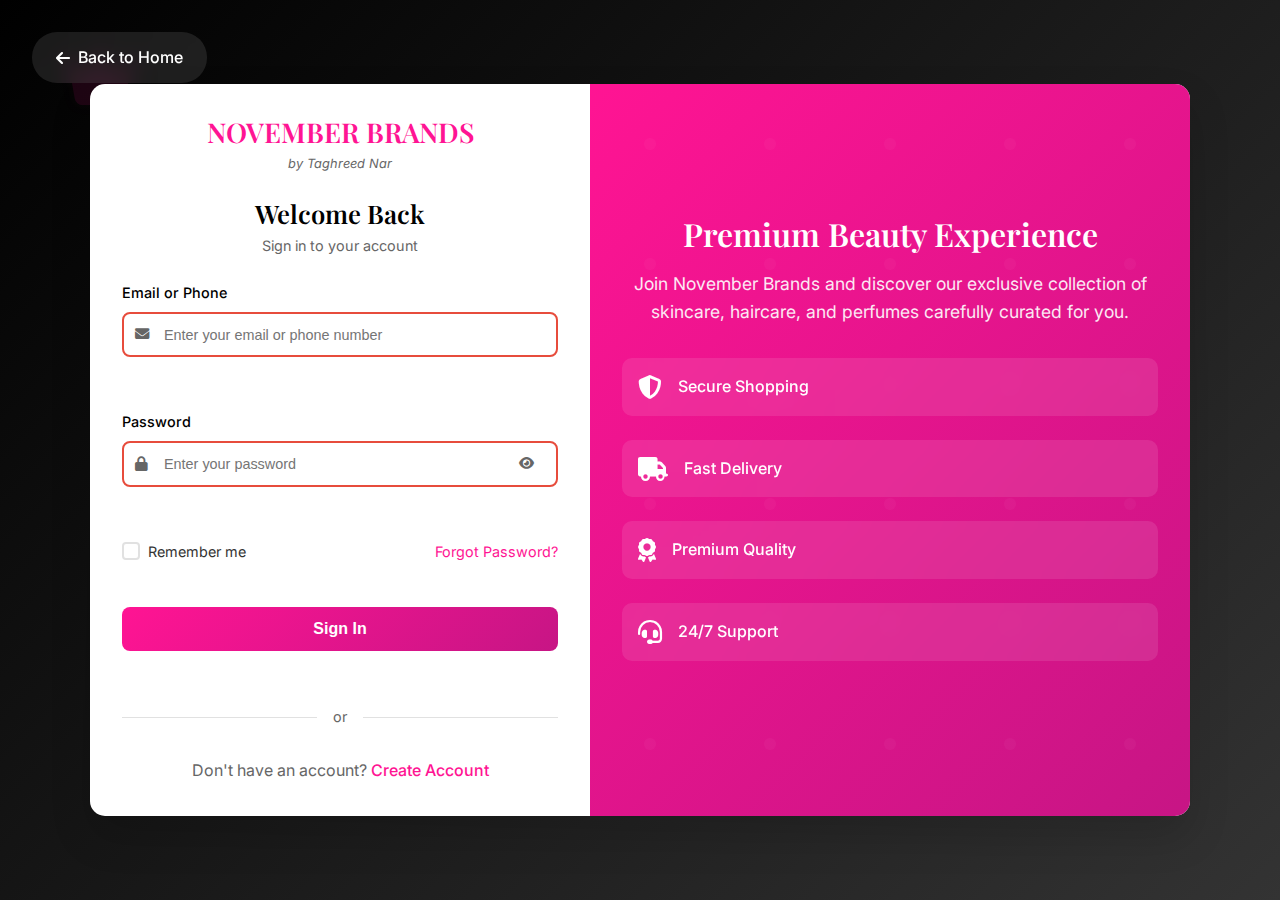
<file: admin_new.html>
<!DOCTYPE html>
<html lang="ar" dir="rtl">
<head>
    <meta charset="UTF-8">
    <meta name="viewport" content="width=device-width, initial-scale=1.0">
    <title>لوحة التحكم - NOVEMBER BRANDS</title>
    <link href="https://fonts.googleapis.com/css2?family=Playfair+Display:wght@400;700&family=Inter:wght@300;400;500;600;700&display=swap" rel="stylesheet">
    <link rel="stylesheet" href="https://cdnjs.cloudflare.com/ajax/libs/font-awesome/6.4.0/css/all.min.css">
    <style>
        * {
            margin: 0;
            padding: 0;
            box-sizing: border-box;
        }
        
        body {
            font-family: 'Inter', sans-serif;
            background: #000000;
            margin: 0;
            padding: 0;
            min-height: 100vh;
            overflow-x: hidden;
        }
        
        /* Hero Section with Animated Background */
        .admin-hero {
            position: relative;
            background: linear-gradient(135deg, #000000 0%, #ff1493 50%, #000000 100%);
            padding: 80px 20px;
            text-align: center;
            overflow: hidden;
        }
        
        .floating-icons {
            position: absolute;
            width: 100%;
            height: 100%;
            top: 0;
            left: 0;
            z-index: 1;
        }
        
        .floating-icon {
            position: absolute;
            opacity: 0.15;
            animation: float 8s ease-in-out infinite;
            color: #ff1493;
            font-size: 50px;
            filter: blur(1px);
        }
        
        .floating-icon:nth-child(1) { top: 15%; left: 10%; animation-delay: 0s; }
        .floating-icon:nth-child(2) { top: 25%; right: 15%; animation-delay: 1.5s; }
        .floating-icon:nth-child(3) { top: 45%; left: 8%; animation-delay: 3s; }
        .floating-icon:nth-child(4) { top: 65%; right: 12%; animation-delay: 4.5s; }
        .floating-icon:nth-child(5) { top: 35%; left: 85%; animation-delay: 6s; }
        .floating-icon:nth-child(6) { top: 75%; left: 25%; animation-delay: 7.5s; }
        .floating-icon:nth-child(7) { top: 55%; right: 30%; animation-delay: 2s; }
        .floating-icon:nth-child(8) { top: 20%; left: 50%; animation-delay: 5s; }
        
        @keyframes float {
            0%, 100% { 
                transform: translateY(0px) rotate(0deg) scale(1);
                opacity: 0.15;
            }
            25% { 
                transform: translateY(-30px) rotate(90deg) scale(1.1);
                opacity: 0.25;
            }
            50% { 
                transform: translateY(-50px) rotate(180deg) scale(1.2);
                opacity: 0.3;
            }
            75% { 
                transform: translateY(-30px) rotate(270deg) scale(1.1);
                opacity: 0.25;
            }
        }
        
        .hero-content {
            position: relative;
            z-index: 3;
            color: white;
        }
        
        .hero-title {
            font-family: 'Playfair Display', serif;
            font-size: 4rem;
            font-weight: 700;
            margin-bottom: 20px;
            text-shadow: 3px 3px 6px rgba(0, 0, 0, 0.7);
            background: linear-gradient(45deg, #ffffff, #ff1493, #ffffff);
            -webkit-background-clip: text;
            -webkit-text-fill-color: transparent;
            background-clip: text;
            animation: textShine 3s ease-in-out infinite;
        }
        
        @keyframes textShine {
            0%, 100% { background-position: 0% 50%; }
            50% { background-position: 100% 50%; }
        }
        
        .hero-subtitle {
            font-size: 1.4rem;
            opacity: 0.9;
            margin-bottom: 40px;
            text-shadow: 1px 1px 3px rgba(0, 0, 0, 0.5);
        }
        
        .admin-stats-quick {
            display: flex;
            justify-content: center;
            gap: 40px;
            flex-wrap: wrap;
            margin-top: 40px;
        }
        
        .quick-stat {
            background: rgba(255, 255, 255, 0.1);
            backdrop-filter: blur(20px);
            padding: 25px;
            border-radius: 20px;
            border: 2px solid rgba(255, 20, 147, 0.3);
            text-align: center;
            min-width: 140px;
            transition: all 0.4s ease;
            position: relative;
            overflow: hidden;
        }
        
        .quick-stat::before {
            content: '';
            position: absolute;
            top: -50%;
            left: -50%;
            width: 200%;
            height: 200%;
            background: radial-gradient(circle, rgba(255,20,147,0.1) 0%, transparent 70%);
            animation: rotate 15s linear infinite;
        }
        
        @keyframes rotate {
            0% { transform: rotate(0deg); }
            100% { transform: rotate(360deg); }
        }
        
        .quick-stat:hover {
            transform: translateY(-10px);
            border-color: rgba(255, 20, 147, 0.6);
            box-shadow: 0 20px 40px rgba(255, 20, 147, 0.3);
        }
        
        .quick-stat-number {
            font-size: 2.5rem;
            font-weight: 700;
            color: #ff1493;
            position: relative;
            z-index: 2;
        }
        
        .quick-stat-label {
            font-size: 1rem;
            opacity: 0.9;
            position: relative;
            z-index: 2;
        }
        
        /* Main Container */
        .admin-container {
            max-width: 1500px;
            margin: 0 auto;
            background: rgba(255, 255, 255, 0.98);
            border-radius: 30px 30px 0 0;
            box-shadow: 0 -30px 60px rgba(255, 20, 147, 0.2);
            min-height: calc(100vh - 300px);
            position: relative;
            margin-top: -30px;
            z-index: 4;
        }
        
        /* Navigation */
        .admin-nav {
            display: flex;
            justify-content: center;
            padding: 40px 0;
            gap: 20px;
            flex-wrap: wrap;
            background: linear-gradient(135deg, rgba(0,0,0,0.02), rgba(255,20,147,0.02));
            border-radius: 25px;
            margin: 30px;
            box-shadow: inset 0 2px 10px rgba(0, 0, 0, 0.05);
        }
        
        .nav-btn {
            padding: 18px 35px;
            background: linear-gradient(135deg, #ff1493, #000000);
            color: white;
            border: none;
            border-radius: 50px;
            cursor: pointer;
            font-weight: 600;
            font-size: 15px;
            transition: all 0.4s cubic-bezier(0.4, 0, 0.2, 1);
            box-shadow: 0 8px 20px rgba(255, 20, 147, 0.3);
            position: relative;
            overflow: hidden;
            min-width: 150px;
        }
        
        .nav-btn::before {
            content: '';
            position: absolute;
            top: 0;
            left: -100%;
            width: 100%;
            height: 100%;
            background: linear-gradient(90deg, transparent, rgba(255,255,255,0.4), transparent);
            transition: left 0.6s;
        }
        
        .nav-btn:hover::before {
            left: 100%;
        }
        
        .nav-btn:hover, .nav-btn.active {
            background: linear-gradient(135deg, #000000, #ff1493);
            transform: translateY(-5px);
            box-shadow: 0 15px 35px rgba(0, 0, 0, 0.4);
        }
        
        .nav-btn i {
            margin-left: 10px;
            font-size: 16px;
        }
        
        /* Sections */
        .admin-section {
            display: none;
            background: white;
            padding: 40px;
            border-radius: 25px;
            box-shadow: 0 15px 40px rgba(0, 0, 0, 0.08);
            margin: 30px;
            position: relative;
            overflow: hidden;
        }
        
        .admin-section::before {
            content: '';
            position: absolute;
            top: 0;
            left: 0;
            width: 100%;
            height: 5px;
            background: linear-gradient(90deg, #ff1493, #000000, #ff1493);
        }
        
        .admin-section.active {
            display: block;
            animation: slideInUp 0.6s cubic-bezier(0.4, 0, 0.2, 1);
        }
        
        @keyframes slideInUp {
            from { 
                opacity: 0; 
                transform: translateY(40px);
            }
            to { 
                opacity: 1; 
                transform: translateY(0);
            }
        }
        
        .section-title {
            font-family: 'Playfair Display', serif;
            font-size: 2.5rem;
            color: #333;
            margin-bottom: 40px;
            text-align: center;
            position: relative;
        }
        
        .section-title::after {
            content: '';
            position: absolute;
            bottom: -15px;
            left: 50%;
            transform: translateX(-50%);
            width: 120px;
            height: 4px;
            background: linear-gradient(90deg, #ff1493, #000000);
            border-radius: 3px;
        }
        
        /* Stats Grid */
        .stats-grid {
            display: grid;
            grid-template-columns: repeat(auto-fit, minmax(300px, 1fr));
            gap: 30px;
            margin-bottom: 50px;
        }
        
        .stat-card {
            background: linear-gradient(135deg, #ff1493 0%, #000000 100%);
            color: white;
            padding: 40px;
            border-radius: 25px;
            text-align: center;
            position: relative;
            overflow: hidden;
            transition: all 0.4s ease;
            box-shadow: 0 15px 35px rgba(255, 20, 147, 0.3);
            cursor: pointer;
        }
        
        .stat-card::before {
            content: '';
            position: absolute;
            top: -50%;
            left: -50%;
            width: 200%;
            height: 200%;
            background: radial-gradient(circle, rgba(255,255,255,0.1) 0%, transparent 70%);
            animation: rotateCard 12s linear infinite;
        }
        
        @keyframes rotateCard {
            0% { transform: rotate(0deg); }
            100% { transform: rotate(360deg); }
        }
        
        .stat-card:hover {
            transform: translateY(-10px) scale(1.02);
            box-shadow: 0 25px 50px rgba(255, 20, 147, 0.4);
        }
        
        .stat-icon {
            font-size: 3rem;
            margin-bottom: 20px;
            position: relative;
            z-index: 2;
        }
        
        .stat-number {
            font-size: 3rem;
            font-weight: 700;
            margin-bottom: 15px;
            position: relative;
            z-index: 2;
        }
        
        .stat-label {
            font-size: 1.2rem;
            opacity: 0.9;
            position: relative;
            z-index: 2;
        }
        
        /* Forms */
        .form-section {
            background: linear-gradient(135deg, #f8f9fa, #ffffff);
            padding: 30px;
            border-radius: 20px;
            margin-bottom: 30px;
            border: 1px solid rgba(255, 20, 147, 0.1);
        }
        
        .form-grid {
            display: grid;
            grid-template-columns: repeat(auto-fit, minmax(250px, 1fr));
            gap: 25px;
        }
        
        .form-group {
            margin-bottom: 25px;
            position: relative;
        }
        
        .form-group label {
            display: block;
            margin-bottom: 10px;
            font-weight: 600;
            color: #333;
            font-size: 15px;
        }
        
        .form-group input, 
        .form-group select, 
        .form-group textarea {
            width: 100%;
            padding: 18px;
            border: 2px solid #e1e5e9;
            border-radius: 15px;
            font-size: 15px;
            transition: all 0.3s ease;
            background: #f8f9fa;
            font-family: inherit;
        }
        
        .form-group input:focus, 
        .form-group select:focus, 
        .form-group textarea:focus {
            border-color: #ff1493;
            outline: none;
            background: white;
            box-shadow: 0 0 0 4px rgba(255, 20, 147, 0.1);
            transform: translateY(-2px);
        }
        
        .btn-primary {
            background: linear-gradient(135deg, #ff1493, #000000);
            color: white;
            padding: 18px 40px;
            border: none;
            border-radius: 50px;
            cursor: pointer;
            font-weight: 600;
            font-size: 16px;
            transition: all 0.4s ease;
            box-shadow: 0 8px 20px rgba(255, 20, 147, 0.3);
            position: relative;
            overflow: hidden;
            min-width: 180px;
        }
        
        .btn-primary::before {
            content: '';
            position: absolute;
            top: 0;
            left: -100%;
            width: 100%;
            height: 100%;
            background: linear-gradient(90deg, transparent, rgba(255,255,255,0.3), transparent);
            transition: left 0.6s;
        }
        
        .btn-primary:hover::before {
            left: 100%;
        }
        
        .btn-primary:hover {
            background: linear-gradient(135deg, #000000, #ff1493);
            transform: translateY(-3px);
            box-shadow: 0 15px 30px rgba(0, 0, 0, 0.4);
        }
        
        /* Tables */
        .table-container {
            overflow-x: auto;
            border-radius: 20px;
            box-shadow: 0 10px 30px rgba(0, 0, 0, 0.1);
            background: white;
            margin-top: 30px;
        }
        
        table {
            width: 100%;
            border-collapse: collapse;
        }
        
        th, td {
            padding: 20px;
            text-align: right;
            border-bottom: 1px solid #e1e5e9;
        }
        
        th {
            background: linear-gradient(135deg, #f8f9fa, #e9ecef);
            font-weight: 700;
            color: #333;
            font-size: 15px;
            position: relative;
        }
        
        tr:hover {
            background: rgba(255, 20, 147, 0.05);
        }
        
        .action-btn {
            padding: 10px 18px;
            margin: 4px;
            border: none;
            border-radius: 25px;
            cursor: pointer;
            font-size: 13px;
            font-weight: 600;
            transition: all 0.3s ease;
            position: relative;
            overflow: hidden;
        }
        
        .btn-edit {
            background: linear-gradient(135deg, #ff1493, #ff69b4);
            color: white;
        }
        
        .btn-delete {
            background: linear-gradient(135deg, #dc3545, #ff6b7a);
            color: white;
        }
        
        .btn-view {
            background: linear-gradient(135deg, #28a745, #5cdb5c);
            color: white;
        }
        
        .action-btn:hover {
            transform: translateY(-3px);
            box-shadow: 0 8px 20px rgba(0, 0, 0, 0.2);
        }
        
        /* Responsive Design */
        @media (max-width: 1024px) {
            .admin-container {
                margin: 0 10px;
                border-radius: 20px 20px 0 0;
            }
            
            .admin-nav {
                gap: 15px;
                padding: 30px 15px;
                margin: 20px;
            }
            
            .nav-btn {
                padding: 15px 25px;
                font-size: 14px;
                min-width: 130px;
            }
        }
        
        @media (max-width: 768px) {
            .hero-title {
                font-size: 3rem;
            }
            
            .hero-subtitle {
                font-size: 1.2rem;
            }
            
            .admin-stats-quick {
                gap: 20px;
            }
            
            .quick-stat {
                padding: 20px;
                min-width: 120px;
            }
            
            .stats-grid {
                grid-template-columns: 1fr;
                gap: 20px;
            }
            
            .admin-section {
                margin: 15px;
                padding: 25px;
            }
            
            .nav-btn {
                padding: 12px 20px;
                font-size: 13px;
                min-width: 110px;
            }
            
            .form-grid {
                grid-template-columns: 1fr;
            }
            
            .table-container {
                font-size: 13px;
            }
            
            th, td {
                padding: 12px 8px;
            }
            
            .action-btn {
                padding: 8px 12px;
                font-size: 12px;
                margin: 2px;
            }
        }
        
        @media (max-width: 480px) {
            .hero-title {
                font-size: 2.2rem;
            }
            
            .hero-subtitle {
                font-size: 1rem;
            }
            
            .admin-stats-quick {
                flex-direction: column;
                align-items: center;
                gap: 15px;
            }
            
            .quick-stat {
                width: 100%;
                max-width: 250px;
            }
            
            .admin-nav {
                padding: 20px 10px;
                gap: 10px;
            }
            
            .nav-btn {
                padding: 10px 15px;
                font-size: 12px;
                min-width: 100px;
            }
            
            .form-group input, 
            .form-group select, 
            .form-group textarea {
                padding: 15px;
                font-size: 16px; /* Prevent zoom on iOS */
            }
            
            .btn-primary {
                padding: 15px 30px;
                min-width: 150px;
            }
            
            .floating-icon {
                font-size: 35px;
            }
        }
        
        /* Image Upload Styles */
        .image-upload-container {
            margin-top: 10px;
        }
        
        .image-upload-area {
            border: 3px dashed #ff1493;
            border-radius: 15px;
            padding: 30px;
            text-align: center;
            cursor: pointer;
            transition: all 0.3s ease;
            background: linear-gradient(135deg, rgba(255, 20, 147, 0.05), rgba(0, 0, 0, 0.02));
            position: relative;
            overflow: hidden;
        }
        
        .image-upload-area:hover {
            border-color: #000000;
            background: linear-gradient(135deg, rgba(0, 0, 0, 0.05), rgba(255, 20, 147, 0.02));
            transform: translateY(-2px);
            box-shadow: 0 10px 25px rgba(255, 20, 147, 0.2);
        }
        
        .image-upload-area::before {
            content: '';
            position: absolute;
            top: 0;
            left: -100%;
            width: 100%;
            height: 100%;
            background: linear-gradient(90deg, transparent, rgba(255,255,255,0.4), transparent);
            transition: left 0.6s;
        }
        
        .image-upload-area:hover::before {
            left: 100%;
        }
        
        .upload-content i {
            font-size: 3rem;
            color: #ff1493;
            margin-bottom: 15px;
            display: block;
        }
        
        .upload-content p {
            font-size: 1.2rem;
            color: #333;
            margin-bottom: 8px;
            font-weight: 600;
        }
        
        .upload-content span {
            font-size: 0.9rem;
            color: #666;
            display: block;
        }
        
        .image-upload-area.has-image {
            border-color: #27ae60;
            background: linear-gradient(135deg, rgba(39, 174, 96, 0.1), rgba(255, 255, 255, 0.8));
        }
        
        .image-upload-area.has-image .upload-content {
            display: none;
        }
        
        #imagePreview {
            border: 3px solid #27ae60;
            box-shadow: 0 10px 25px rgba(39, 174, 96, 0.3);
        }
        
        /* Remove image button */
        .remove-image-btn {
            position: absolute;
            top: 10px;
            right: 10px;
            background: #e74c3c;
            border: none;
            border-radius: 50%;
            width: 35px;
            height: 35px;
            color: white;
            cursor: pointer;
            display: flex;
            align-items: center;
            justify-content: center;
            font-size: 16px;
            transition: all 0.3s ease;
            z-index: 10;
        }
        
        .remove-image-btn:hover {
            background: #c0392b;
            transform: scale(1.1);
        }
        
        /* Admin notifications */
        .admin-notification {
            position: fixed;
            top: 20px;
            right: 20px;
            background: #ffffff;
            border-radius: 15px;
            padding: 20px;
            box-shadow: 0 15px 35px rgba(0, 0, 0, 0.2);
            z-index: 10000;
            min-width: 300px;
            max-width: 400px;
            animation: slideInRight 0.4s ease;
            border-left: 5px solid #27ae60;
        }
        
        .admin-notification.error {
            border-left-color: #e74c3c;
        }
        
        .admin-notification.error .notification-content i {
            color: #e74c3c;
        }
        
        .notification-content {
            display: flex;
            align-items: center;
            gap: 15px;
        }
        
        .notification-content i {
            font-size: 1.5rem;
            color: #27ae60;
        }
        
        .notification-content span {
            font-size: 1rem;
            color: #333;
            font-weight: 500;
        }
        
        @keyframes slideInRight {
            from {
                transform: translateX(100%);
                opacity: 0;
            }
            to {
                transform: translateX(0);
                opacity: 1;
            }
        }
        
        /* Preview website button styling */
        .preview-btn {
            background: linear-gradient(135deg, #17a2b8, #138496) !important;
            border: 2px solid #17a2b8 !important;
        }
        
        .preview-btn:hover {
            background: linear-gradient(135deg, #138496, #117a8b) !important;
            border-color: #138496 !important;
            transform: translateY(-2px);
            box-shadow: 0 5px 15px rgba(23, 162, 184, 0.4);
        }
        
        .preview-btn i {
            animation: pulse 2s infinite;
        }
        
        @keyframes pulse {
            0% { transform: scale(1); }
            50% { transform: scale(1.1); }
            100% { transform: scale(1); }
        }
        
        /* Professional Footer Styles */
        .admin-footer {
            background: linear-gradient(135deg, 
                rgba(255, 20, 147, 0.8), 
                rgba(255, 105, 180, 0.7), 
                rgba(255, 182, 193, 0.6));
            backdrop-filter: blur(20px);
            -webkit-backdrop-filter: blur(20px);
            color: white;
            margin-top: -30px;
            padding: 40px 0 0 0;
            position: relative;
            overflow: hidden;
            border-top: 1px solid rgba(255, 255, 255, 0.2);
        }
        

        
        /* Floating Beauty Icons */
        .beauty-icons {
            position: absolute;
            top: 0;
            left: 0;
            width: 100%;
            height: 100%;
            pointer-events: none;
            overflow: hidden;
        }
        
        .beauty-icon {
            position: absolute;
            font-size: 1.5rem;
            color: rgba(255, 255, 255, 0.3);
            animation: floatBeauty 15s linear infinite;
        }
        
        .beauty-icon:nth-child(1) { left: 10%; animation-delay: 0s; animation-duration: 20s; }
        .beauty-icon:nth-child(2) { left: 20%; animation-delay: 2s; animation-duration: 18s; }
        .beauty-icon:nth-child(3) { left: 30%; animation-delay: 4s; animation-duration: 22s; }
        .beauty-icon:nth-child(4) { left: 40%; animation-delay: 6s; animation-duration: 16s; }
        .beauty-icon:nth-child(5) { left: 50%; animation-delay: 8s; animation-duration: 24s; }
        .beauty-icon:nth-child(6) { left: 60%; animation-delay: 10s; animation-duration: 19s; }
        .beauty-icon:nth-child(7) { left: 70%; animation-delay: 12s; animation-duration: 21s; }
        .beauty-icon:nth-child(8) { left: 80%; animation-delay: 14s; animation-duration: 17s; }
        .beauty-icon:nth-child(9) { left: 90%; animation-delay: 16s; animation-duration: 23s; }
        .beauty-icon:nth-child(10) { left: 15%; animation-delay: 18s; animation-duration: 25s; }
        
        @keyframes floatBeauty {
            0% {
                transform: translateY(100vh) rotate(0deg);
                opacity: 0;
            }
            10% {
                opacity: 1;
            }
            90% {
                opacity: 1;
            }
            100% {
                transform: translateY(-100px) rotate(360deg);
                opacity: 0;
            }
        }
        
        .footer-content {
            max-width: 1200px;
            margin: 0 auto;
            padding: 0 20px;
            display: grid;
            grid-template-columns: repeat(auto-fit, minmax(250px, 1fr));
            gap: 30px;
        }
        
        .footer-section h3 {
            color: #ffffff;
            margin-bottom: 15px;
            font-size: 1.4rem;
            font-family: 'Playfair Display', serif;
            text-shadow: 2px 2px 4px rgba(0,0,0,0.3);
        }
        
        .footer-section h4 {
            color: #ffffff;
            margin-bottom: 15px;
            font-size: 1.1rem;
            display: flex;
            align-items: center;
            gap: 8px;
            text-shadow: 1px 1px 2px rgba(0,0,0,0.3);
        }
        
        .footer-section p {
            color: #bdc3c7;
            margin: 8px 0;
            line-height: 1.6;
        }
        
        .footer-section ul {
            list-style: none;
            padding: 0;
        }
        
        .footer-section ul li {
            margin: 10px 0;
        }
        
        .footer-section ul li a {
            color: #ecf0f1;
            text-decoration: none;
            display: flex;
            align-items: center;
            gap: 8px;
            padding: 8px 0;
            transition: all 0.3s ease;
            border-radius: 5px;
        }
        
        .footer-section ul li a:hover {
            color: #ffffff;
            transform: translateX(5px);
            background: rgba(255, 255, 255, 0.2);
            padding-left: 10px;
            text-shadow: 1px 1px 2px rgba(0,0,0,0.5);
        }
        
        .footer-brand p {
            color: rgba(255, 255, 255, 0.8);
            font-style: italic;
            margin-top: 5px;
        }
        
        .footer-bottom {
            background: rgba(255, 255, 255, 0.1);
            margin-top: 30px;
            padding: 20px 0;
            border-top: 1px solid rgba(255, 255, 255, 0.3);
            backdrop-filter: blur(10px);
        }
        
        .footer-bottom-content {
            max-width: 1200px;
            margin: 0 auto;
            padding: 0 20px;
            display: flex;
            justify-content: space-between;
            align-items: center;
            flex-wrap: wrap;
            gap: 15px;
        }
        
        .copyright p {
            color: rgba(255, 255, 255, 0.9);
            margin: 0;
            font-size: 0.9rem;
            text-shadow: 1px 1px 2px rgba(0,0,0,0.3);
        }
        
        .admin-info p {
            color: rgba(255, 255, 255, 0.9);
            margin: 0;
            display: flex;
            align-items: center;
            gap: 15px;
            font-size: 0.9rem;
            text-shadow: 1px 1px 2px rgba(0,0,0,0.3);
        }
        
        #currentTime {
            color: #ffffff;
            font-weight: 600;
            background: rgba(255, 255, 255, 0.2);
            padding: 2px 8px;
            border-radius: 15px;
            backdrop-filter: blur(5px);
        }
        
        @media (max-width: 768px) {
            .footer-content {
                grid-template-columns: 1fr;
                text-align: center;
            }
            
            .footer-bottom-content {
                flex-direction: column;
                text-align: center;
            }
            
            .admin-info p {
                flex-direction: column;
                gap: 8px;
            }
        }
        
        /* Enhanced User Management Buttons */
        .user-action-btn {
            padding: 10px 18px;
            margin: 3px;
            border: none;
            border-radius: 25px;
            cursor: pointer;
            font-size: 12px;
            font-weight: 600;
            transition: all 0.4s cubic-bezier(0.4, 0, 0.2, 1);
            position: relative;
            overflow: hidden;
            min-width: 80px;
            text-transform: uppercase;
            letter-spacing: 0.5px;
            box-shadow: 0 4px 15px rgba(0,0,0,0.1);
            display: inline-flex;
            align-items: center;
            justify-content: center;
            gap: 6px;
        }
        
        .user-action-btn::before {
            content: '';
            position: absolute;
            top: 0;
            left: -100%;
            width: 100%;
            height: 100%;
            background: linear-gradient(90deg, transparent, rgba(255,255,255,0.4), transparent);
            transition: left 0.6s;
        }
        
        .user-action-btn:hover::before {
            left: 100%;
        }
        
        .user-action-btn:disabled {
            opacity: 0.6;
            cursor: not-allowed;
            transform: none !important;
        }
        
        /* View Button - Blue Theme */
        .user-btn-view {
            background: linear-gradient(135deg, #007bff, #0056b3);
            color: white;
            border: 2px solid transparent;
        }
        
        .user-btn-view:hover {
            background: linear-gradient(135deg, #0056b3, #007bff);
            transform: translateY(-3px) scale(1.05);
            box-shadow: 0 8px 25px rgba(0, 123, 255, 0.4);
            border-color: rgba(0, 123, 255, 0.6);
        }
        
        .user-btn-view:active {
            transform: translateY(-1px) scale(1.02);
            box-shadow: 0 4px 15px rgba(0, 123, 255, 0.6);
        }
        
        /* Delete Button - Red Theme */
        .user-btn-delete {
            background: linear-gradient(135deg, #dc3545, #c82333);
            color: white;
            border: 2px solid transparent;
        }
        
        .user-btn-delete:hover {
            background: linear-gradient(135deg, #c82333, #dc3545);
            transform: translateY(-3px) scale(1.05);
            box-shadow: 0 8px 25px rgba(220, 53, 69, 0.4);
            border-color: rgba(220, 53, 69, 0.6);
        }
        
        .user-btn-delete:active {
            transform: translateY(-1px) scale(1.02);
            box-shadow: 0 4px 15px rgba(220, 53, 69, 0.6);
        }
        
        /* Loading state for user buttons */
        .user-action-btn.loading {
            background: linear-gradient(135deg, #6c757d, #495057) !important;
            cursor: not-allowed;
            transform: none !important;
        }
        
        .user-action-btn.loading::before {
            display: none;
        }
        
        /* Enhanced button icons */
        .user-action-btn i {
            font-size: 13px;
            transition: all 0.3s ease;
        }
        
        .user-action-btn:hover i {
            transform: scale(1.2);
        }
        
        /* Success state animation */
        .user-action-btn.success {
            background: linear-gradient(135deg, #28a745, #20c997) !important;
            animation: successPulse 0.6s ease;
        }
        
        @keyframes successPulse {
            0%, 100% { transform: scale(1); }
            50% { transform: scale(1.1); }
        }
        
        /* Error state animation */
        .user-action-btn.error {
            background: linear-gradient(135deg, #dc3545, #e74c3c) !important;
            animation: errorShake 0.6s ease;
        }
        
        @keyframes errorShake {
            0%, 100% { transform: translateX(0); }
            25% { transform: translateX(-5px); }
            75% { transform: translateX(5px); }
        }
        
        /* Responsive design for user action buttons */
        @media (max-width: 768px) {
            .user-action-btn {
                padding: 8px 12px;
                font-size: 11px;
                min-width: 60px;
                margin: 2px;
            }
            
            .user-action-btn span {
                display: none;
            }
            
            .user-action-btn i {
                font-size: 14px;
                margin: 0;
            }
        }
        
        @media (max-width: 480px) {
            .user-action-btn {
                padding: 6px 10px;
                font-size: 10px;
                min-width: 50px;
                border-radius: 20px;
            }
            
            .user-action-btn i {
                font-size: 12px;
            }
        }
        
        /* Enhanced loading animation for buttons */
        .user-action-btn.loading i.fa-spinner {
            animation: spin 1s linear infinite;
        }
        
        @keyframes spin {
            from { transform: rotate(0deg); }
            to { transform: rotate(360deg); }
        }
        
        /* Button group styling */
        .user-actions-group {
            display: flex;
            gap: 8px;
            align-items: center;
            justify-content: flex-start;
            flex-wrap: wrap;
        }
        
        /* Enhanced table styling */
        tr:hover {
            background: rgba(255, 20, 147, 0.05);
            transform: translateY(-1px);
            box-shadow: 0 4px 12px rgba(0, 0, 0, 0.1);
            transition: all 0.3s ease;
        }
        
        tbody tr {
            transition: all 0.3s ease;
            position: relative;
        }
        
        tbody tr:hover .user-action-btn {
            transform: translateY(-2px);
            box-shadow: 0 6px 20px rgba(0, 0, 0, 0.15);
        }
        
        #usersTableBody tr:hover {
            background: linear-gradient(135deg, rgba(0, 123, 255, 0.05), rgba(255, 20, 147, 0.05));
        }
        
        /* Badge styling for user status */
        .badge {
            padding: 8px 16px;
            border-radius: 20px;
            font-size: 11px;
            font-weight: 600;
            text-transform: uppercase;
            letter-spacing: 0.5px;
        }
        
        .badge-success {
            background: linear-gradient(135deg, #28a745, #20c997);
            color: white;
            border: 2px solid rgba(40, 167, 69, 0.3);
            box-shadow: 0 2px 8px rgba(40, 167, 69, 0.2);
        }
        
        /* Table cell padding for actions */
        td:last-child {
            padding: 15px 20px;
            min-width: 180px;
        }
        
        /* Enhanced Edit Product Modal */
        .modal-overlay {
            position: fixed;
            top: 0;
            left: 0;
            width: 100%;
            height: 100%;
            background: rgba(0, 0, 0, 0.8);
            backdrop-filter: blur(10px);
            z-index: 10000;
            display: flex;
            align-items: center;
            justify-content: center;
            animation: modalFadeIn 0.3s ease;
        }
        
        @keyframes modalFadeIn {
            from { opacity: 0; }
            to { opacity: 1; }
        }
        
        .modal-container {
            background: white;
            border-radius: 25px;
            max-width: 700px;
            width: 90%;
            max-height: 90vh;
            overflow-y: auto;
            box-shadow: 0 30px 60px rgba(0, 0, 0, 0.3);
            animation: modalSlideUp 0.4s cubic-bezier(0.4, 0, 0.2, 1);
            position: relative;
        }
        
        @keyframes modalSlideUp {
            from { 
                opacity: 0; 
                transform: translateY(50px) scale(0.9);
            }
            to { 
                opacity: 1; 
                transform: translateY(0) scale(1);
            }
        }
        
        .modal-header {
            background: linear-gradient(135deg, #ff1493, #000000);
            color: white;
            padding: 25px 30px;
            border-radius: 25px 25px 0 0;
            display: flex;
            justify-content: space-between;
            align-items: center;
            position: relative;
            overflow: hidden;
        }
        
        .modal-header::before {
            content: '';
            position: absolute;
            top: 0;
            left: 0;
            width: 100%;
            height: 100%;
            background: linear-gradient(45deg, transparent 30%, rgba(255,255,255,0.1) 50%, transparent 70%);
            animation: shimmerHeader 3s ease-in-out infinite;
        }
        
        @keyframes shimmerHeader {
            0%, 100% { transform: translateX(-100%); }
            50% { transform: translateX(100%); }
        }
        
        .modal-header h3 {
            margin: 0;
            font-size: 1.5rem;
            font-weight: 700;
            display: flex;
            align-items: center;
            gap: 10px;
            position: relative;
            z-index: 2;
        }
        
        .modal-close {
            background: rgba(255, 255, 255, 0.2);
            border: 2px solid rgba(255, 255, 255, 0.3);
            color: white;
            border-radius: 50%;
            width: 45px;
            height: 45px;
            cursor: pointer;
            display: flex;
            align-items: center;
            justify-content: center;
            font-size: 18px;
            transition: all 0.3s ease;
            position: relative;
            z-index: 2;
        }
        
        .modal-close:hover {
            background: rgba(255, 255, 255, 0.3);
            border-color: rgba(255, 255, 255, 0.5);
            transform: rotate(90deg) scale(1.1);
        }
        
        .modal-body {
            padding: 30px;
            background: #f8f9fa;
        }
        
        .modal-footer {
            padding: 25px 30px;
            background: #f8f9fa;
            border-radius: 0 0 25px 25px;
            display: flex;
            justify-content: flex-end;
            gap: 15px;
            border-top: 1px solid #e1e5e9;
        }
        
        .btn-secondary {
            background: linear-gradient(135deg, #6c757d, #495057);
            color: white;
            padding: 12px 25px;
            border: none;
            border-radius: 25px;
            cursor: pointer;
            font-weight: 600;
            font-size: 14px;
            transition: all 0.3s ease;
            display: flex;
            align-items: center;
            gap: 8px;
            min-width: 120px;
            justify-content: center;
        }
        
        .btn-secondary:hover {
            background: linear-gradient(135deg, #495057, #343a40);
            transform: translateY(-2px);
            box-shadow: 0 8px 20px rgba(108, 117, 125, 0.4);
        }
        
        .required {
            color: #dc3545;
            font-weight: 700;
        }
        
        /* Edit modal specific styles */
        #currentImageContainer {
            text-align: center;
            padding: 15px;
            background: rgba(255, 255, 255, 0.8);
            border-radius: 15px;
            border: 2px dashed #e1e5e9;
        }
        
        #currentProductImage {
            transition: all 0.3s ease;
        }
        
        #currentProductImage:hover {
            transform: scale(1.05);
            box-shadow: 0 8px 25px rgba(0, 0, 0, 0.2);
        }
        
        #editImagePreviewContainer .remove-image-btn {
            position: absolute;
            top: -10px;
            right: -10px;
            background: #dc3545;
            border: 3px solid white;
            border-radius: 50%;
            width: 30px;
            height: 30px;
            color: white;
            cursor: pointer;
            display: flex;
            align-items: center;
            justify-content: center;
            font-size: 12px;
            transition: all 0.3s ease;
            box-shadow: 0 4px 12px rgba(220, 53, 69, 0.4);
        }
        
        #editImagePreviewContainer .remove-image-btn:hover {
            background: #c82333;
            transform: scale(1.1);
            box-shadow: 0 6px 20px rgba(220, 53, 69, 0.6);
        }
        
        /* Loading state for modal buttons */
        .modal-footer .btn-primary.loading {
            background: linear-gradient(135deg, #6c757d, #495057) !important;
            cursor: not-allowed;
            opacity: 0.8;
        }
        
        .modal-footer .btn-primary.loading i.fa-save {
            display: none;
        }
        
        .modal-footer .btn-primary.loading::after {
            content: '';
            display: inline-block;
            width: 16px;
            height: 16px;
            border: 2px solid #ffffff;
            border-radius: 50%;
            border-top-color: transparent;
            animation: spin 1s linear infinite;
            margin-right: 8px;
        }
        
        /* Success state for modal */
        .modal-footer .btn-primary.success {
            background: linear-gradient(135deg, #28a745, #20c997) !important;
        }
        
        /* Responsive modal */
        @media (max-width: 768px) {
            .modal-container {
                width: 95%;
                margin: 10px;
                max-height: 95vh;
            }
            
            .modal-header {
                padding: 20px;
            }
            
            .modal-header h3 {
                font-size: 1.3rem;
            }
            
            .modal-body {
                padding: 20px;
            }
            
            .modal-footer {
                padding: 20px;
                flex-direction: column;
            }
            
            .btn-secondary,
            .modal-footer .btn-primary {
                width: 100%;
                margin-bottom: 10px;
            }
            
            .form-grid {
                grid-template-columns: 1fr;
            }
        }
    </style>
</head>
<body>
    <!-- Hero Section -->
    <section class="admin-hero">
        <div class="floating-icons">
            <i class="floating-icon fas fa-heart"></i>
            <i class="floating-icon fas fa-spray-can"></i>
            <i class="floating-icon fas fa-gem"></i>
            <i class="floating-icon fas fa-kiss-wink-heart"></i>
            <i class="floating-icon fas fa-star"></i>
            <i class="floating-icon fas fa-magic"></i>
            <i class="floating-icon fas fa-palette"></i>
            <i class="floating-icon fas fa-crown"></i>
        </div>
        
        <div class="hero-content">
            <h1 class="hero-title">NOVEMBER BRANDS</h1>
                            <p class="hero-subtitle">Admin Control Panel - Welcome Taghreed Nar</p>
            
            <div class="admin-stats-quick">
                <div class="quick-stat">
                    <div class="quick-stat-number" id="heroTotalProducts">15</div>
                    <div class="quick-stat-label">المنتجات</div>
                </div>
                <div class="quick-stat">
                    <div class="quick-stat-number" id="heroTotalOrders">0</div>
                    <div class="quick-stat-label">الطلبات</div>
                </div>
                <div class="quick-stat">
                    <div class="quick-stat-number" id="heroTotalUsers">1</div>
                    <div class="quick-stat-label">المستخدمين</div>
                </div>

            </div>
        </div>
    </section>

    <!-- Edit Product Modal -->
    <div id="editProductModal" class="modal-overlay" style="display: none;">
        <div class="modal-container">
            <div class="modal-header">
                <h3><i class="fas fa-edit"></i> تعديل المنتج</h3>
                <button type="button" class="modal-close" onclick="closeEditModal()">
                    <i class="fas fa-times"></i>
                </button>
            </div>
            <div class="modal-body">
                <form id="editProductForm">
                    <input type="hidden" id="editProductId" name="product_id">
                    
                    <div class="form-grid">
                        <div class="form-group">
                            <label for="editProductName">اسم المنتج <span class="required">*</span></label>
                            <input type="text" id="editProductName" name="name" required>
                        </div>
                        
                        <div class="form-group">
                            <label for="editProductCategory">الفئة <span class="required">*</span></label>
                            <select id="editProductCategory" name="category" required>
                                <option value="">اختر الفئة</option>
                                <option value="skincare">العناية بالبشرة</option>
                                <option value="haircare">العناية بالشعر</option>
                                <option value="perfumes">العطور</option>
                            </select>
                        </div>
                        
                        <div class="form-group">
                            <label for="editProductPrice">السعر <span class="required">*</span></label>
                            <input type="number" id="editProductPrice" name="price" step="0.01" min="0" required>
                        </div>
                        
                        <div class="form-group">
                            <label for="editProductStock">الكمية المتوفرة</label>
                            <input type="number" id="editProductStock" name="stock" min="0" value="0">
                        </div>
                    </div>
                    
                    <div class="form-group">
                        <label for="editProductDescription">الوصف</label>
                        <textarea id="editProductDescription" name="description" rows="3" placeholder="وصف المنتج..."></textarea>
                    </div>
                    
                    <div class="form-group">
                        <label>الصورة الحالية</label>
                        <div id="currentImageContainer" style="margin-bottom: 15px;">
                            <img id="currentProductImage" src="" alt="الصورة الحالية" style="max-width: 200px; max-height: 200px; border-radius: 10px; box-shadow: 0 4px 12px rgba(0,0,0,0.1);">
                        </div>
                        
                        <label for="editProductImage">تغيير الصورة (اختياري)</label>
                        <div class="image-upload-area" onclick="document.getElementById('editProductImage').click()">
                            <div class="upload-content">
                                <i class="fas fa-camera"></i>
                                <p>انقر لاختيار صورة جديدة</p>
                                <span>JPG, PNG, GIF (الحد الأقصى: 5MB)</span>
                            </div>
                        </div>
                        <input type="file" id="editProductImage" name="image" accept="image/*" style="display: none;" onchange="previewEditImage(this)">
                        
                        <div id="editImagePreviewContainer" style="display: none; margin-top: 15px; position: relative;">
                            <img id="editImagePreview" src="" alt="معاينة الصورة الجديدة" style="max-width: 200px; max-height: 200px; border-radius: 10px; box-shadow: 0 4px 12px rgba(39, 174, 96, 0.3);">
                            <button type="button" class="remove-image-btn" onclick="removeEditImage()">
                                <i class="fas fa-times"></i>
                            </button>
                        </div>
                    </div>
                </form>
            </div>
            <div class="modal-footer">
                <button type="button" class="btn-secondary" onclick="closeEditModal()">
                    <i class="fas fa-times"></i> إلغاء
                </button>
                <button type="button" class="btn-primary" onclick="saveProductChanges()">
                    <i class="fas fa-save"></i> حفظ التغييرات
                </button>
            </div>
        </div>
    </div>

    <!-- Main Container -->
    <div class="admin-container">
        <!-- Navigation -->
        <nav class="admin-nav">
            <button class="nav-btn active" onclick="showSection('dashboard')">
                <i class="fas fa-chart-line"></i>
                لوحة التحكم
            </button>
            <button class="nav-btn" onclick="showSection('products')">
                <i class="fas fa-box"></i>
                إدارة المنتجات
            </button>
            <button class="nav-btn" onclick="showSection('orders')">
                <i class="fas fa-shopping-cart"></i>
                إدارة الطلبات
            </button>
            <button class="nav-btn" onclick="showSection('users')">
                <i class="fas fa-users"></i>
                إدارة المستخدمين
            </button>
            <button class="nav-btn preview-btn" onclick="previewWebsite()">
                <i class="fas fa-external-link-alt"></i>
                معاينة الموقع
            </button>
            <button class="nav-btn" onclick="logout()">
                <i class="fas fa-sign-out-alt"></i>
                تسجيل الخروج
            </button>
        </nav>

        <!-- Dashboard Section -->
        <section id="dashboard" class="admin-section active">
            <h2 class="section-title">لوحة التحكم الرئيسية</h2>
            
            <div class="stats-grid">
                <div class="stat-card">
                    <div class="stat-icon">
                        <i class="fas fa-box"></i>
                    </div>
                    <div class="stat-number" id="totalProducts">15</div>
                    <div class="stat-label">إجمالي المنتجات</div>
                </div>
                
                <div class="stat-card">
                    <div class="stat-icon">
                        <i class="fas fa-shopping-cart"></i>
                    </div>
                    <div class="stat-number" id="totalOrders">0</div>
                    <div class="stat-label">إجمالي الطلبات</div>
                </div>
                
                <div class="stat-card">
                    <div class="stat-icon">
                        <i class="fas fa-users"></i>
                    </div>
                    <div class="stat-number" id="totalUsers">1</div>
                    <div class="stat-label">المستخدمين المسجلين</div>
                </div>
                
                <div class="stat-card">
                    <div class="stat-icon">
                        <i class="fas fa-heart"></i>
                    </div>
                    <div class="stat-number" id="totalFavorites">0</div>
                    <div class="stat-label">المنتجات المفضلة</div>
                </div>
            </div>
            

        </section>

        <!-- Products Section -->
        <section id="products" class="admin-section">
            <h2 class="section-title">إدارة المنتجات</h2>
            
            <div class="form-section">
                <h3>إضافة منتج جديد</h3>
                <form id="addProductForm" class="form-grid">
                    <div class="form-group">
                        <label for="productName">اسم المنتج</label>
                        <input type="text" id="productName" required>
                    </div>
                    
                    <div class="form-group">
                        <label for="productCategory">الفئة</label>
                        <select id="productCategory" required>
                            <option value="">اختر الفئة</option>
                            <option value="skincare">العناية بالبشرة</option>
                            <option value="haircare">العناية بالشعر</option>
                            <option value="perfumes">العطور</option>
                        </select>
                    </div>
                    
                    <div class="form-group">
                        <label for="productPrice">السعر ($)</label>
                        <input type="number" id="productPrice" step="0.01" required>
                    </div>
                    
                    <div class="form-group">
                        <label for="productStock">الكمية المتوفرة</label>
                        <input type="number" id="productStock" required>
                    </div>
                    
                    <div class="form-group" style="grid-column: 1 / -1;">
                        <label for="productDescription">وصف المنتج</label>
                        <textarea id="productDescription" rows="3"></textarea>
                    </div>
                    
                    <div class="form-group" style="grid-column: 1 / -1;">
                        <label for="productImage">صورة المنتج</label>
                        <div class="image-upload-container">
                            <input type="file" id="productImage" accept="image/*" style="display: none;">
                            <div class="image-upload-area" onclick="document.getElementById('productImage').click()">
                                <div class="upload-content">
                                    <i class="fas fa-cloud-upload-alt"></i>
                                    <p>انقر لرفع صورة المنتج</p>
                                    <span>PNG, JPG, JPEG حتى 10MB</span>
                                </div>
                                <img id="imagePreview" style="display: none; max-width: 200px; max-height: 200px; border-radius: 10px; margin-top: 15px;">
                            </div>
                        </div>
                    </div>
                    
                    <div style="grid-column: 1 / -1; text-align: center;">
                        <button type="submit" class="btn-primary">
                            <i class="fas fa-plus"></i>
                            إضافة المنتج
                        </button>
                    </div>
                </form>
            </div>
            
            <div class="table-container">
                <table>
                    <thead>
                        <tr>
                            <th>اسم المنتج</th>
                            <th>الفئة</th>
                            <th>السعر</th>
                            <th>الكمية</th>
                            <th>الإجراءات</th>
                        </tr>
                    </thead>
                    <tbody id="productsTableBody">
                        <!-- Products will be loaded here -->
                    </tbody>
                </table>
            </div>
        </section>

        <!-- Orders Section -->
        <section id="orders" class="admin-section">
            <h2 class="section-title">إدارة الطلبات</h2>
            
            <div class="stats-grid">
                <div class="stat-card">
                    <div class="stat-icon">
                        <i class="fas fa-clock"></i>
                    </div>
                    <div class="stat-number" id="pendingOrders">0</div>
                    <div class="stat-label">طلبات قيد الانتظار</div>
                </div>
                
                <div class="stat-card">
                    <div class="stat-icon">
                        <i class="fas fa-check-circle"></i>
                    </div>
                    <div class="stat-number" id="completedOrders">0</div>
                    <div class="stat-label">طلبات مكتملة</div>
                </div>
            </div>
            
            <div class="table-container">
                <table>
                    <thead>
                        <tr>
                            <th>رقم الطلب</th>
                            <th>اسم العميل</th>
                            <th>إجمالي المبلغ</th>
                            <th>الحالة</th>
                            <th>التاريخ</th>
                            <th>الإجراءات</th>
                        </tr>
                    </thead>
                    <tbody id="ordersTableBody">
                        <!-- Orders will be loaded here -->
                    </tbody>
                </table>
            </div>
        </section>

        <!-- Users Section -->
        <section id="users" class="admin-section">
            <h2 class="section-title">إدارة المستخدمين</h2>
            
            <div class="table-container">
                <table>
                    <thead>
                        <tr>
                            <th>الاسم</th>
                            <th>البريد الإلكتروني / الهاتف</th>
                            <th>تاريخ التسجيل</th>
                            <th>الحالة</th>
                            <th>الإجراءات</th>
                        </tr>
                    </thead>
                    <tbody id="usersTableBody">
                        <!-- Users will be loaded here -->
                    </tbody>
                </table>
            </div>
        </section>
    </div>

    <!-- Professional Footer -->
    <footer class="admin-footer">
        <!-- Floating Beauty Icons -->
        <div class="beauty-icons">
            <i class="beauty-icon fas fa-heart"></i>
            <i class="beauty-icon fas fa-kiss-wink-heart"></i>
            <i class="beauty-icon fas fa-gem"></i>
            <i class="beauty-icon fas fa-star"></i>
            <i class="beauty-icon fas fa-magic"></i>
            <i class="beauty-icon fas fa-crown"></i>
            <i class="beauty-icon fas fa-palette"></i>
            <i class="beauty-icon fas fa-spray-can"></i>
            <i class="beauty-icon fas fa-tint"></i>
            <i class="beauty-icon fas fa-sparkles"></i>
        </div>
        
        <div class="footer-content">
            <div class="footer-section">
                <div class="footer-brand">
                    <h3><i class="fas fa-crown"></i> NOVEMBER BRANDS</h3>
                    <p>Admin Control Panel</p>
                </div>
            </div>
            
            <div class="footer-section">
                <h4><i class="fas fa-cogs"></i> System Management</h4>
                <ul>
                    <li><a href="#" onclick="showSection('products')"><i class="fas fa-box"></i> Manage Products</a></li>
                    <li><a href="#" onclick="showSection('users')"><i class="fas fa-users"></i> Manage Users</a></li>
                    <li><a href="#" onclick="showSection('orders')"><i class="fas fa-shopping-cart"></i> Manage Orders</a></li>
                </ul>
            </div>
            
            <div class="footer-section">
                <h4><i class="fas fa-link"></i> Quick Links</h4>
                <ul>
                    <li><a href="#" onclick="previewWebsite()"><i class="fas fa-external-link-alt"></i> Main Website</a></li>
                    <li><a href="#" onclick="showSection('dashboard')"><i class="fas fa-chart-line"></i> Dashboard</a></li>
                    <li><a href="#" onclick="logout()"><i class="fas fa-sign-out-alt"></i> Logout</a></li>
                </ul>
            </div>
        </div>
        
        <div class="footer-bottom">
            <div class="footer-bottom-content">
                <div class="copyright">
                    <p>&copy; 2025 NOVEMBER BRANDS. All rights reserved.</p>
                </div>
                <div class="admin-info">
                    <p><i class="fas fa-user-shield"></i> Administrator: Taghreed Nar | <i class="fas fa-clock"></i> <span id="currentTime"></span></p>
                </div>
            </div>
        </div>
    </footer>

    <script src="js/admin.js"></script>
    <script>
        // Show section function
        function showSection(sectionName) {
            // Hide all sections
            const sections = document.querySelectorAll('.admin-section');
            sections.forEach(section => section.classList.remove('active'));
            
            // Remove active class from all nav buttons
            const navBtns = document.querySelectorAll('.nav-btn');
            navBtns.forEach(btn => btn.classList.remove('active'));
            
            // Show selected section
            document.getElementById(sectionName).classList.add('active');
            
            // Add active class to clicked button
            event.target.classList.add('active');
            
            // Load section data
            if (sectionName === 'products') {
                loadProducts();
            } else if (sectionName === 'orders') {
                loadOrders();
            } else if (sectionName === 'users') {
                loadUsers();
            }
        }
        


        // Add product function
        document.getElementById('addProductForm').addEventListener('submit', async function(e) {
            e.preventDefault();
            
            // Use the enhanced form submission from admin.js
            const productData = await submitProductForm(this);
            if (!productData) {
                return; // Validation failed
            }
            
            try {
                const response = await fetch('./api/api.php', {
                    method: 'POST',
                    headers: { 'Content-Type': 'application/json' },
                    body: JSON.stringify({
                        action: 'add_product',
                        ...productData
                    })
                });
                
                const result = await response.json();
                if (result.success) {
                    showNotification('تم إضافة المنتج بنجاح!', 'success');
                    this.reset();
                    resetImageUpload();
                    loadProducts();
                } else {
                    showNotification('حدث خطأ: ' + (result.message || 'خطأ غير معروف'), 'error');
                }
            } catch (error) {
                console.error('Error:', error);
                showNotification('حدث خطأ في الاتصال', 'error');
            }
        });
        
        // Load products
        async function loadProducts() {
            try {
                console.log('Loading products in admin panel...');
                
                const response = await fetch('./api/api.php', {
                    method: 'POST',
                    headers: {
                        'Content-Type': 'application/json',
                    },
                    credentials: 'include',
                    body: JSON.stringify({
                        type: 'get_products'
                    })
                });
                
                if (!response.ok) {
                    throw new Error(`HTTP error! status: ${response.status}`);
                }
                
                const data = await response.json();
                console.log('Products loaded in admin:', data);
                
                if (data.success) {
                    const tbody = document.getElementById('productsTableBody');
                    tbody.innerHTML = '';
                    
                    if (data.products.length === 0) {
                        tbody.innerHTML = '<tr><td colspan="5" style="text-align: center; padding: 20px; color: #666;">لا توجد منتجات حالياً</td></tr>';
                    } else {
                        data.products.forEach(product => {
                            const row = document.createElement('tr');
                            row.innerHTML = `
                                <td>${product.name}</td>
                                <td>${getCategoryName(product.category)}</td>
                                <td>${product.price}</td>
                                <td>${product.stock || 0}</td>
                                <td>
                                    <button class="action-btn btn-edit" onclick="editProduct('${product.id}')">
                                        <i class="fas fa-edit"></i> تعديل
                                    </button>
                                    <button class="action-btn btn-delete" onclick="deleteProduct('${product.id}')">
                                        <i class="fas fa-trash"></i> حذف
                                    </button>
                                </td>
                            `;
                            tbody.appendChild(row);
                        });
                    }
                    
                    // Update stats
                    const productCount = data.products.length;
                    const totalProductsElement = document.getElementById('totalProducts');
                    const heroTotalProductsElement = document.getElementById('heroTotalProducts');
                    
                    if (totalProductsElement) totalProductsElement.textContent = productCount;
                    if (heroTotalProductsElement) heroTotalProductsElement.textContent = productCount;
                    
                    console.log(`Loaded ${productCount} products successfully`);
                } else {
                    console.error('Failed to load products:', data.message);
                    const tbody = document.getElementById('productsTableBody');
                    tbody.innerHTML = '<tr><td colspan="5" style="text-align: center; padding: 20px; color: #e74c3c;">خطأ في تحميل المنتجات: ' + (data.message || 'خطأ غير معروف') + '</td></tr>';
                }
            } catch (error) {
                console.error('Error loading products:', error);
                const tbody = document.getElementById('productsTableBody');
                tbody.innerHTML = '<tr><td colspan="5" style="text-align: center; padding: 20px; color: #e74c3c;">خطأ في الاتصال: ' + error.message + '</td></tr>';
            }
        }
        
        // Load orders
        async function loadOrders() {
            try {
                const response = await fetch('./api/api.php?action=get_orders');
                const data = await response.json();
                
                if (data.success) {
                    const tbody = document.getElementById('ordersTableBody');
                    tbody.innerHTML = '';
                    
                    if (data.orders.length === 0) {
                        tbody.innerHTML = '<tr><td colspan="6" style="text-align: center;">لا توجد طلبات حالياً</td></tr>';
                    } else {
                        data.orders.forEach(order => {
                            const row = `
                                <tr>
                                    <td>${order.order_id}</td>
                                    <td>${order.customer_name}</td>
                                    <td>$${order.total_amount}</td>
                                    <td>${getStatusName(order.status)}</td>
                                    <td>${new Date(order.created_at).toLocaleDateString('en-GB')}</td>
                                    <td>
                                        <button class="action-btn btn-view" onclick="viewOrder('${order.order_id}')">عرض</button>
                                    </td>
                                </tr>
                            `;
                            tbody.innerHTML += row;
                        });
                    }
                }
            } catch (error) {
                console.error('Error loading orders:', error);
            }
        }
        
        // Load users
        async function loadUsers() {
            try {
                console.log('Loading users in admin panel...');
                
                const response = await fetch('./api/api.php', {
                    method: 'POST',
                    headers: {
                        'Content-Type': 'application/json',
                    },
                    credentials: 'include',
                    body: JSON.stringify({
                        type: 'get_users'
                    })
                });
                
                if (!response.ok) {
                    throw new Error(`HTTP error! status: ${response.status}`);
                }
                
                const data = await response.json();
                console.log('Users loaded in admin:', data);
                
                if (data.success) {
                    const tbody = document.getElementById('usersTableBody');
                    tbody.innerHTML = '';
                    
                    if (data.users.length === 0) {
                        tbody.innerHTML = '<tr><td colspan="5" style="text-align: center; padding: 20px; color: #666;">لا يوجد مستخدمون مسجلون حالياً</td></tr>';
                    } else {
                        data.users.forEach(user => {
                            const row = document.createElement('tr');
                            row.innerHTML = `
                                <td>
                                    <div style="display: flex; flex-direction: column;">
                                        <strong>${user.full_name}</strong>
                                        <small style="color: #666; margin-top: 2px;">${user.role}</small>
                                    </div>
                                </td>
                                <td>
                                    <div style="display: flex; flex-direction: column;">
                                        <span>${user.contact}</span>
                                        ${user.newsletter ? '<small style="color: #28a745; margin-top: 2px;">📧 مشترك في النشرة</small>' : ''}
                                    </div>
                                </td>
                                <td>${new Date(user.created_at).toLocaleDateString('en-GB')}</td>
                                <td>
                                    <span class="badge badge-success">
                                        مفعل
                                    </span>
                                </td>
                                <td>
                                    <div class="user-actions-group">
                                        <button class="user-action-btn user-btn-view" onclick="viewUser('${user.id}')" title="عرض التفاصيل">
                                            <i class="fas fa-eye"></i>
                                            <span>عرض</span>
                                        </button>
                                        ${!user.is_admin ? `
                                        <button class="user-action-btn user-btn-delete" onclick="deleteUser('${user.id}')" title="حذف المستخدم">
                                            <i class="fas fa-trash-alt"></i>
                                            <span>حذف</span>
                                        </button>` : `
                                        <span class="badge badge-secondary" style="background: linear-gradient(135deg, #6c757d, #495057); color: white; border: 2px solid rgba(108, 117, 125, 0.3);">
                                            <i class="fas fa-shield-alt"></i> محمي
                                        </span>`}
                                    </div>
                                </td>
                            `;
                            tbody.appendChild(row);
                        });
                    }
                    
                    // Update stats
                    const userCount = data.users.length;
                    const totalUsersElement = document.getElementById('totalUsers');
                    const heroTotalUsersElement = document.getElementById('heroTotalUsers');
                    
                    if (totalUsersElement) totalUsersElement.textContent = userCount;
                    if (heroTotalUsersElement) heroTotalUsersElement.textContent = userCount;
                    
                    console.log(`Loaded ${userCount} users successfully`);
                } else {
                    console.error('Failed to load users:', data.message);
                    const tbody = document.getElementById('usersTableBody');
                    tbody.innerHTML = '<tr><td colspan="5" style="text-align: center; padding: 20px; color: #dc3545;">خطأ في تحميل المستخدمين: ' + (data.message || 'خطأ غير معروف') + '</td></tr>';
                }
            } catch (error) {
                console.error('Error loading users:', error);
                const tbody = document.getElementById('usersTableBody');
                tbody.innerHTML = '<tr><td colspan="5" style="text-align: center; padding: 20px; color: #dc3545;">خطأ في الاتصال: ' + error.message + '</td></tr>';
            }
        }
        
        // Helper functions
        function getCategoryName(category) {
            const names = {
                'skincare': 'العناية بالبشرة',
                'haircare': 'العناية بالشعر',
                'perfumes': 'العطور'
            };
            return names[category] || category;
        }
        
        function getStatusName(status) {
            const names = {
                'pending': 'قيد الانتظار',
                'processing': 'قيد المعالجة',
                'shipped': 'تم الشحن',
                'delivered': 'تم التسليم',
                'cancelled': 'ملغي'
            };
            return names[status] || status;
        }
        
        async function editProduct(productId) {
            try {
                console.log('Opening edit modal for product:', productId);
                
                // Show loading in button
                const editBtn = event.target.closest('button');
                const originalContent = editBtn.innerHTML;
                editBtn.innerHTML = '<i class="fas fa-spinner fa-spin"></i> جاري التحميل...';
                editBtn.disabled = true;
                
                // Fetch product details
                const response = await fetch('./api/api.php', {
                    method: 'POST',
                    headers: {
                        'Content-Type': 'application/json',
                    },
                    credentials: 'include',
                    body: JSON.stringify({
                        type: 'get_product_details',
                        product_id: productId
                    })
                });
                
                if (!response.ok) {
                    throw new Error(`HTTP error! status: ${response.status}`);
                }
                
                const data = await response.json();
                console.log('Product details loaded:', data);
                
                if (data.success && data.product) {
                    const product = data.product;
                    
                    // Fill the form
                    document.getElementById('editProductId').value = product.id;
                    document.getElementById('editProductName').value = product.name || '';
                    document.getElementById('editProductCategory').value = product.category || '';
                    document.getElementById('editProductPrice').value = product.price || '';
                    document.getElementById('editProductStock').value = product.stock || 0;
                    document.getElementById('editProductDescription').value = product.description || '';
                    
                    // Show current image
                    const currentImg = document.getElementById('currentProductImage');
                    if (product.image_url) {
                        currentImg.src = product.image_url;
                        document.getElementById('currentImageContainer').style.display = 'block';
                    } else {
                        document.getElementById('currentImageContainer').style.display = 'none';
                    }
                    
                    // Reset new image preview
                    document.getElementById('editImagePreviewContainer').style.display = 'none';
                    document.getElementById('editProductImage').value = '';
                    
                    // Show modal
                    document.getElementById('editProductModal').style.display = 'flex';
                    document.body.style.overflow = 'hidden';
                    
                } else {
                    alert('❌ فشل في تحميل بيانات المنتج!\n\nالسبب: ' + (data.message || 'خطأ غير معروف'));
                }
                
            } catch (error) {
                console.error('Error loading product for edit:', error);
                alert('❌ خطأ في الاتصال: ' + error.message);
            } finally {
                // Reset button
                if (editBtn) {
                    editBtn.innerHTML = originalContent;
                    editBtn.disabled = false;
                }
            }
        }
        
        function closeEditModal() {
            document.getElementById('editProductModal').style.display = 'none';
            document.body.style.overflow = 'auto';
            
            // Reset form
            document.getElementById('editProductForm').reset();
            document.getElementById('editImagePreviewContainer').style.display = 'none';
        }
        
        function previewEditImage(input) {
            if (input.files && input.files[0]) {
                const file = input.files[0];
                
                // Validate file size (5MB)
                if (file.size > 5 * 1024 * 1024) {
                    alert('❌ حجم الملف كبير جداً!\n\nالحد الأقصى المسموح: 5MB');
                    input.value = '';
                    return;
                }
                
                // Validate file type
                if (!file.type.startsWith('image/')) {
                    alert('❌ نوع الملف غير مدعوم!\n\nيرجى اختيار صورة (JPG, PNG, GIF)');
                    input.value = '';
                    return;
                }
                
                const reader = new FileReader();
                reader.onload = function(e) {
                    document.getElementById('editImagePreview').src = e.target.result;
                    document.getElementById('editImagePreviewContainer').style.display = 'block';
                };
                reader.readAsDataURL(file);
            }
        }
        
        function removeEditImage() {
            document.getElementById('editProductImage').value = '';
            document.getElementById('editImagePreviewContainer').style.display = 'none';
        }
        
        async function saveProductChanges() {
            try {
                // Validate form
                const form = document.getElementById('editProductForm');
                if (!form.checkValidity()) {
                    form.reportValidity();
                    return;
                }
                
                const saveBtn = document.querySelector('.modal-footer .btn-primary');
                const originalContent = saveBtn.innerHTML;
                
                // Show loading state
                saveBtn.classList.add('loading');
                saveBtn.innerHTML = 'جاري الحفظ...';
                saveBtn.disabled = true;
                
                // Prepare form data
                const formData = new FormData();
                formData.append('type', 'update_product');
                formData.append('product_id', document.getElementById('editProductId').value);
                formData.append('name', document.getElementById('editProductName').value);
                formData.append('category', document.getElementById('editProductCategory').value);
                formData.append('price', document.getElementById('editProductPrice').value);
                formData.append('stock', document.getElementById('editProductStock').value);
                formData.append('description', document.getElementById('editProductDescription').value);
                
                // Add image if selected
                const imageFile = document.getElementById('editProductImage').files[0];
                if (imageFile) {
                    formData.append('image', imageFile);
                }
                
                console.log('Updating product with data:', {
                    product_id: formData.get('product_id'),
                    name: formData.get('name'),
                    category: formData.get('category'),
                    price: formData.get('price'),
                    stock: formData.get('stock'),
                    description: formData.get('description'),
                    hasImage: !!imageFile
                });
                
                const response = await fetch('./api/api.php', {
                    method: 'POST',
                    credentials: 'include',
                    body: formData
                });
                
                if (!response.ok) {
                    throw new Error(`HTTP error! status: ${response.status}`);
                }
                
                const data = await response.json();
                console.log('Update response:', data);
                
                if (data.success) {
                    // Show success state
                    saveBtn.classList.remove('loading');
                    saveBtn.classList.add('success');
                    saveBtn.innerHTML = '<i class="fas fa-check"></i> تم الحفظ بنجاح';
                    
                    // Show success message
                    setTimeout(() => {
                        alert('✅ تم تحديث المنتج بنجاح!\n\n• تم حفظ جميع التغييرات\n• سيتم تحديث القائمة الآن');
                        
                        // Close modal and refresh
                        closeEditModal();
                        loadProducts();
                        
                        // Reset button state
                        saveBtn.classList.remove('success');
                        saveBtn.innerHTML = originalContent;
                        saveBtn.disabled = false;
                    }, 1500);
                    
                } else {
                    throw new Error(data.message || 'فشل في تحديث المنتج');
                }
                
            } catch (error) {
                console.error('Error updating product:', error);
                
                const saveBtn = document.querySelector('.modal-footer .btn-primary');
                saveBtn.classList.remove('loading');
                saveBtn.classList.add('error');
                saveBtn.innerHTML = '<i class="fas fa-exclamation-triangle"></i> فشل الحفظ';
                
                alert('❌ فشل في تحديث المنتج!\n\nالسبب: ' + error.message);
                
                // Reset button after delay
                setTimeout(() => {
                    saveBtn.classList.remove('error');
                    saveBtn.innerHTML = '<i class="fas fa-save"></i> حفظ التغييرات';
                    saveBtn.disabled = false;
                }, 2000);
            }
        }
        
        // Close modal when clicking outside
        document.addEventListener('click', function(event) {
            const modal = document.getElementById('editProductModal');
            if (event.target === modal) {
                closeEditModal();
            }
        });
        
        // Close modal with Escape key
        document.addEventListener('keydown', function(event) {
            if (event.key === 'Escape') {
                const modal = document.getElementById('editProductModal');
                if (modal.style.display === 'flex') {
                    closeEditModal();
                }
            }
        });
        
        async function deleteProduct(productId) {
            // Get product name for better confirmation message
            const productRow = event.target.closest('tr');
            const productName = productRow?.cells[0]?.textContent || 'هذا المنتج';
            
            if (confirm(`هل أنت متأكد من حذف "${productName}"؟\n\n⚠️ لا يمكن التراجع عن هذا الإجراء.\n\n• سيتم حذف المنتج نهائياً من قاعدة البيانات\n• سيتم حذف صورة المنتج إن وجدت\n• سيختفي المنتج من الصفحة الرئيسية`)) {
                try {
                    console.log('Deleting product:', productId);
                    
                    // Show loading state on the delete button
                    const deleteBtn = event.target.closest('button');
                    const originalBtnText = deleteBtn.innerHTML;
                    deleteBtn.innerHTML = '<i class="fas fa-spinner fa-spin"></i> جاري الحذف...';
                    deleteBtn.disabled = true;
                    
                    const response = await fetch('./api/api.php', {
                        method: 'POST',
                        headers: {
                            'Content-Type': 'application/json',
                        },
                        credentials: 'include',
                        body: JSON.stringify({
                            type: 'delete_product',
                            product_id: productId
                        })
                    });
                    
                    if (!response.ok) {
                        throw new Error(`HTTP error! status: ${response.status}`);
                    }
                    
                    const data = await response.json();
                    console.log('Delete response:', data);
                    
                    if (data.success) {
                        // Show success message with product name
                        alert(`✅ تم حذف "${productName}" بنجاح!\n\n• تم حذف المنتج من قاعدة البيانات\n• تم تحديث قائمة المنتجات`);
                        
                        // Reload products table
                        loadProducts();
                        
                        // Refresh products in main page if function exists
                        if (typeof window.refreshProducts === 'function') {
                            await window.refreshProducts();
                        }
                    } else {
                        alert('❌ فشل في حذف المنتج!\n\nالسبب: ' + (data.message || 'خطأ غير معروف'));
                    }
                    
                } catch (error) {
                    console.error('Error deleting product:', error);
                    alert('❌ خطأ في الاتصال: ' + error.message);
                } finally {
                    // Reset button state if it still exists
                    const deleteBtn = event.target.closest('button');
                    if (deleteBtn) {
                        deleteBtn.innerHTML = '<i class="fas fa-trash"></i> حذف';
                        deleteBtn.disabled = false;
                    }
                }
            }
        }
        
        function viewOrder(orderId) {
            alert('عرض تفاصيل الطلب: ' + orderId);
        }
        
        async function viewUser(userId) {
            const viewBtn = event.target.closest('button');
            const originalContent = viewBtn.innerHTML;
            
            try {
                console.log('Loading user details:', userId);
                
                // Show loading state
                setButtonState(viewBtn, 'loading', '<i class="fas fa-spinner fa-spin"></i> <span>جاري التحميل...</span>');
                
                const response = await fetch('./api/api.php', {
                    method: 'POST',
                    headers: {
                        'Content-Type': 'application/json',
                    },
                    credentials: 'include',
                    body: JSON.stringify({
                        type: 'get_user_details',
                        user_id: userId
                    })
                });
                
                if (!response.ok) {
                    throw new Error(`HTTP error! status: ${response.status}`);
                }
                
                const data = await response.json();
                console.log('User details response:', data);
                
                if (data.success) {
                    // Show success state briefly
                    setButtonState(viewBtn, 'success', '<i class="fas fa-check"></i> <span>تم التحميل</span>');
                    
                    const user = data.user;
                    const detailsMessage = `
👤 تفاصيل المستخدم
${'='.repeat(30)}

📝 الاسم الكامل: ${user.full_name}
📧 البريد الإلكتروني: ${user.email || 'غير محدد'}
📱 رقم الهاتف: ${user.phone || 'غير محدد'}
👥 نوع الحساب: ${user.role}
✅ حالة التفعيل: ${user.status}
📰 الاشتراك في النشرة: ${user.newsletter ? 'مشترك' : 'غير مشترك'}
📅 تاريخ التسجيل: ${new Date(user.created_at).toLocaleDateString('en-GB', {
                        year: 'numeric',
                        month: 'long',
                        day: 'numeric',
                        hour: '2-digit',
                        minute: '2-digit'
                    })}
📅 آخر تحديث: ${new Date(user.updated_at).toLocaleDateString('en-GB', {
                        year: 'numeric',
                        month: 'long',
                        day: 'numeric',
                        hour: '2-digit',
                        minute: '2-digit'
                    })}

🔍 معرف المستخدم: ${user.id}
                    `;
                    
                    alert(detailsMessage);
                } else {
                    setButtonState(viewBtn, 'error', '<i class="fas fa-exclamation-triangle"></i> <span>خطأ</span>');
                    alert('❌ فشل في تحميل تفاصيل المستخدم!\n\nالسبب: ' + (data.message || 'خطأ غير معروف'));
                }
                
            } catch (error) {
                console.error('Error loading user details:', error);
                setButtonState(viewBtn, 'error', '<i class="fas fa-exclamation-triangle"></i> <span>خطأ</span>');
                alert('❌ خطأ في الاتصال: ' + error.message);
            } finally {
                // Reset button state after 1.5 seconds
                setTimeout(() => {
                    resetButtonState(viewBtn, originalContent);
                }, 1500);
            }
        }
        
        async function deleteUser(userId) {
            // Get user name for better confirmation message
            const userRow = event.target.closest('tr');
            const userName = userRow?.cells[0]?.querySelector('strong')?.textContent || 'هذا المستخدم';
            
            if (confirm(`هل أنت متأكد من حذف "${userName}"؟\n\n⚠️ لا يمكن التراجع عن هذا الإجراء.\n\n• سيتم حذف الحساب نهائياً من قاعدة البيانات\n• سيفقد المستخدم جميع بياناته\n• لن يتمكن من تسجيل الدخول مرة أخرى`)) {
                const deleteBtn = event.target.closest('button');
                const originalContent = deleteBtn.innerHTML;
                
                try {
                    console.log('Deleting user:', userId);
                    
                    // Show loading state
                    setButtonState(deleteBtn, 'loading', '<i class="fas fa-spinner fa-spin"></i> <span>جاري الحذف...</span>');
                    
                    const response = await fetch('./api/api.php', {
                        method: 'POST',
                        headers: {
                            'Content-Type': 'application/json',
                        },
                        credentials: 'include',
                        body: JSON.stringify({
                            type: 'delete_user',
                            user_id: userId
                        })
                    });
                    
                    if (!response.ok) {
                        throw new Error(`HTTP error! status: ${response.status}`);
                    }
                    
                    const data = await response.json();
                    console.log('Delete user response:', data);
                    
                    if (data.success) {
                        // Show success state
                        setButtonState(deleteBtn, 'success', '<i class="fas fa-check"></i> <span>تم الحذف</span>');
                        
                        // Show success message with user name
                        alert(`✅ تم حذف "${userName}" بنجاح!\n\n• تم حذف الحساب من قاعدة البيانات\n• تم تحديث قائمة المستخدمين`);
                        
                        // Reload users table after a short delay
                        setTimeout(() => {
                        loadUsers();
                        }, 1000);
                        
                    } else {
                        setButtonState(deleteBtn, 'error', '<i class="fas fa-exclamation-triangle"></i> <span>فشل</span>');
                        alert('❌ فشل في حذف المستخدم!\n\nالسبب: ' + (data.message || 'خطأ غير معروف'));
                    }
                    
                } catch (error) {
                    console.error('Error deleting user:', error);
                    setButtonState(deleteBtn, 'error', '<i class="fas fa-exclamation-triangle"></i> <span>خطأ</span>');
                    alert('❌ خطأ في الاتصال: ' + error.message);
                } finally {
                    // Reset button state after 2 seconds (longer for delete operations)
                    setTimeout(() => {
                        if (deleteBtn && deleteBtn.parentNode) {
                            resetButtonState(deleteBtn, originalContent);
                        }
                    }, 2000);
                }
            }
        }
        
        function previewWebsite() {
            // Navigate to main website in same window
            try {
                console.log('🌐 Starting website preview...');
                console.log('Current URL:', window.location.href);
                console.log('Current pathname:', window.location.pathname);
                
                // Multiple fallback options to ensure navigation works
                let websiteUrl;
                
                // Option 1: Simple relative path (most reliable for local development)
                if (window.location.pathname.endsWith('admin_new.html') || window.location.pathname.endsWith('/admin_new.html')) {
                    websiteUrl = './index.html';
                    console.log('✅ Using Option 1: Relative path');
                } 
                // Option 2: Replace the filename in current URL
                else if (window.location.href.includes('admin_new.html')) {
                    websiteUrl = window.location.href.replace('admin_new.html', 'index.html');
                    console.log('✅ Using Option 2: URL replacement');
                }
                // Option 3: Build URL from base directory
                else {
                    const currentPath = window.location.pathname;
                    const baseUrl = window.location.origin + currentPath.substring(0, currentPath.lastIndexOf('/') + 1);
                    websiteUrl = baseUrl + 'index.html';
                    console.log('✅ Using Option 3: Base URL construction');
                }
                
                console.log('🎯 Target URL:', websiteUrl);
                
                // Add loading overlay
                document.body.style.transition = 'opacity 0.3s ease';
                document.body.style.opacity = '0.8';
                
                // Navigate with a small delay to show loading effect
                setTimeout(() => {
                    console.log('🚀 Navigating now...');
            window.location.href = websiteUrl;
                }, 300);
                
                // Failsafe: if navigation doesn't work within 3 seconds
                setTimeout(() => {
                    console.warn('⚠️ Navigation timeout, trying fallback...');
                    window.location.href = './index.html';
                }, 3000);
                
            } catch (error) {
                console.error('❌ Error in previewWebsite:', error);
                
                // Reset body opacity
                document.body.style.opacity = '1';
                
                // Show user-friendly message
                const confirmNavigation = confirm('سيتم فتح الموقع الرئيسي. هل تريد المتابعة؟');
                if (confirmNavigation) {
                    // Ultimate fallback options with user confirmation
                    try {
                        window.location.href = './index.html';
                    } catch (e1) {
                        try {
                            window.location.href = 'index.html';
                        } catch (e2) {
                            try {
                                window.location.href = '/index.html';
                            } catch (e3) {
                                // Last resort: open in new window
                                window.open('./index.html', '_self');
                            }
                        }
                    }
                }
            }
        }
        
        function logout() {
            if (confirm('هل أنت متأكد من تسجيل الخروج؟')) {
                localStorage.removeItem('currentUser');
                window.location.href = 'login.html';
            }
        }
        
        // Enhanced button state management functions
        function setButtonState(button, state, content) {
            if (!button) return;
            
            // Remove all state classes
            button.classList.remove('loading', 'success', 'error');
            
            // Add the new state class
            button.classList.add(state);
            
            // Update content
            button.innerHTML = content;
            
            // Disable button for loading and error states
            button.disabled = (state === 'loading');
        }
        
        function resetButtonState(button, originalContent) {
            if (!button) return;
            
            // Remove all state classes
            button.classList.remove('loading', 'success', 'error');
            
            // Restore original content
            button.innerHTML = originalContent;
            
            // Re-enable button
            button.disabled = false;
        }
        
        // Update current time in footer
        function updateCurrentTime() {
            const now = new Date();
            const timeString = now.toLocaleString('en-US', {
                weekday: 'long',
                year: 'numeric',
                month: 'long',
                day: 'numeric',
                hour: '2-digit',
                minute: '2-digit',
                second: '2-digit',
                hour12: true
            });
            const timeElement = document.getElementById('currentTime');
            if (timeElement) {
                timeElement.textContent = timeString;
            }
        }

        // Load initial data
        document.addEventListener('DOMContentLoaded', function() {
            loadProducts();
            loadOrders();
            loadUsers();
            
            // Update time immediately and then every second
            updateCurrentTime();
            setInterval(updateCurrentTime, 1000);
        });
    </script>
</body>
</html>
</file>
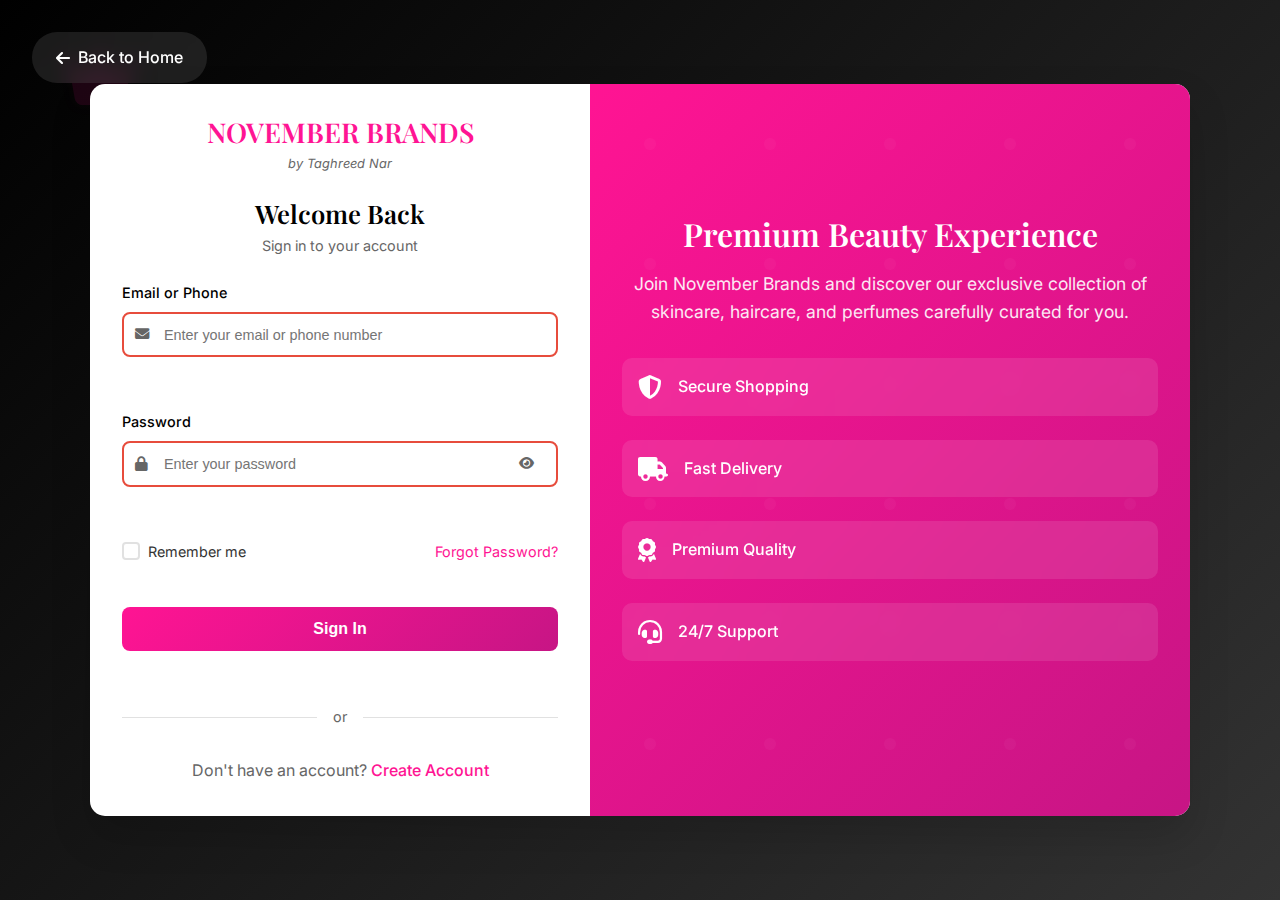
<file: login.html>
<!DOCTYPE html>
<html lang="en" dir="ltr">
<head>
    <meta charset="UTF-8">
    <meta name="viewport" content="width=device-width, initial-scale=1.0">
    <title>Login - NOVEMBER BRANDS</title>
    <link rel="stylesheet" href="css/style.css">
    <link rel="stylesheet" href="css/auth.css">
    <link rel="stylesheet" href="css/compact-auth.css">
    <link href="https://fonts.googleapis.com/css2?family=Playfair+Display:wght@400;500;600;700&family=Inter:wght@300;400;500;600;700&display=swap" rel="stylesheet">
    <link rel="stylesheet" href="https://cdnjs.cloudflare.com/ajax/libs/font-awesome/6.4.0/css/all.min.css">
</head>
<body class="auth-body">
    <div class="auth-background">
        <div class="animated-bg-icons">
            <i class="fas fa-crown bg-icon"></i>
            <i class="fas fa-gem bg-icon"></i>
            <i class="fas fa-magic bg-icon"></i>
            <i class="fas fa-heart bg-icon"></i>
            <i class="fas fa-star bg-icon"></i>
            <i class="fas fa-sparkles bg-icon"></i>
        </div>
    </div>

    <div class="auth-container">
        <div class="auth-card">
            <div class="auth-header">
                <div class="brand-logo">
                    <h1>NOVEMBER BRANDS</h1>
                    <p>by Taghreed Nar</p>
                </div>
                <h2 class="auth-title">Welcome Back</h2>
                <p class="auth-subtitle">Sign in to your account</p>
            </div>

            <form id="loginForm" class="auth-form" novalidate>
                <div class="form-group">
                    <label for="loginEmail" class="form-label">Email or Phone</label>
                    <div class="input-wrapper">
                        <i class="fas fa-envelope input-icon"></i>
                        <input 
                            type="text" 
                            id="loginEmail" 
                            name="email" 
                            class="form-input" 
                            placeholder="Enter your email or phone number"
                            required
                            autocomplete="username"
                        >
                    </div>
                    <div class="error-message" id="emailError"></div>
                </div>

                <div class="form-group">
                    <label for="loginPassword" class="form-label">Password</label>
                    <div class="input-wrapper">
                        <i class="fas fa-lock input-icon"></i>
                        <input 
                            type="password" 
                            id="loginPassword" 
                            name="password" 
                            class="form-input" 
                            placeholder="Enter your password"
                            required
                            autocomplete="current-password"
                        >
                        <button type="button" class="password-toggle" onclick="togglePasswordVisibility('loginPassword')">
                            <i class="fas fa-eye"></i>
                        </button>
                    </div>
                    <div class="error-message" id="passwordError"></div>
                </div>

                <div class="form-options">
                    <label class="checkbox-wrapper">
                        <input type="checkbox" id="rememberMe">
                        <span class="checkmark"></span>
                        Remember me
                    </label>
                    <a href="#" class="forgot-password">Forgot Password?</a>
                </div>

                <button type="submit" class="auth-btn" id="loginBtn">
                    <span class="btn-text">Sign In</span>
                    <div class="loading hidden" id="loginLoading"></div>
                </button>

                <div class="auth-divider">
                    <span>or</span>
                </div>

               
                <div class="auth-switch">
                    <p>Don't have an account? <a href="register.html">Create Account</a></p>
                </div>
            </form>
        </div>

        <div class="auth-sidebar">
            <div class="sidebar-content">
                <h3>Premium Beauty Experience</h3>
                <p>Join November Brands and discover our exclusive collection of skincare, haircare, and perfumes carefully curated for you.</p>
                
                <div class="features-list">
                    <div class="feature-item">
                        <i class="fas fa-shield-alt"></i>
                        <span>Secure Shopping</span>
                    </div>
                    <div class="feature-item">
                        <i class="fas fa-truck"></i>
                        <span>Fast Delivery</span>
                    </div>
                    <div class="feature-item">
                        <i class="fas fa-award"></i>
                        <span>Premium Quality</span>
                    </div>
                    <div class="feature-item">
                        <i class="fas fa-headset"></i>
                        <span>24/7 Support</span>
                    </div>
                </div>
            </div>
        </div>
    </div>

    <div class="back-to-home">
        <a href="index.html" class="back-btn">
            <i class="fas fa-arrow-left"></i>
            <span>Back to Home</span>
        </a>
    </div>

    <!-- Error Modal -->
    <div id="errorModal" class="modal">
        <div class="modal-content">
            <div class="modal-header error-header">
                <h3>Login Failed</h3>
                <span class="close" onclick="closeErrorModal()">&times;</span>
            </div>
            <div class="modal-body">
                <div class="error-icon">
                    <i class="fas fa-exclamation-triangle"></i>
                </div>
                <p id="errorMessage">Invalid email or password. Please try again.</p>
            </div>
        </div>
    </div>

    <script src="js/auth.js"></script>
    <script>
        // Initialize login page
        document.addEventListener('DOMContentLoaded', function() {
            initializeLoginPage();
        });
    </script>
</body>
</html>
</file>
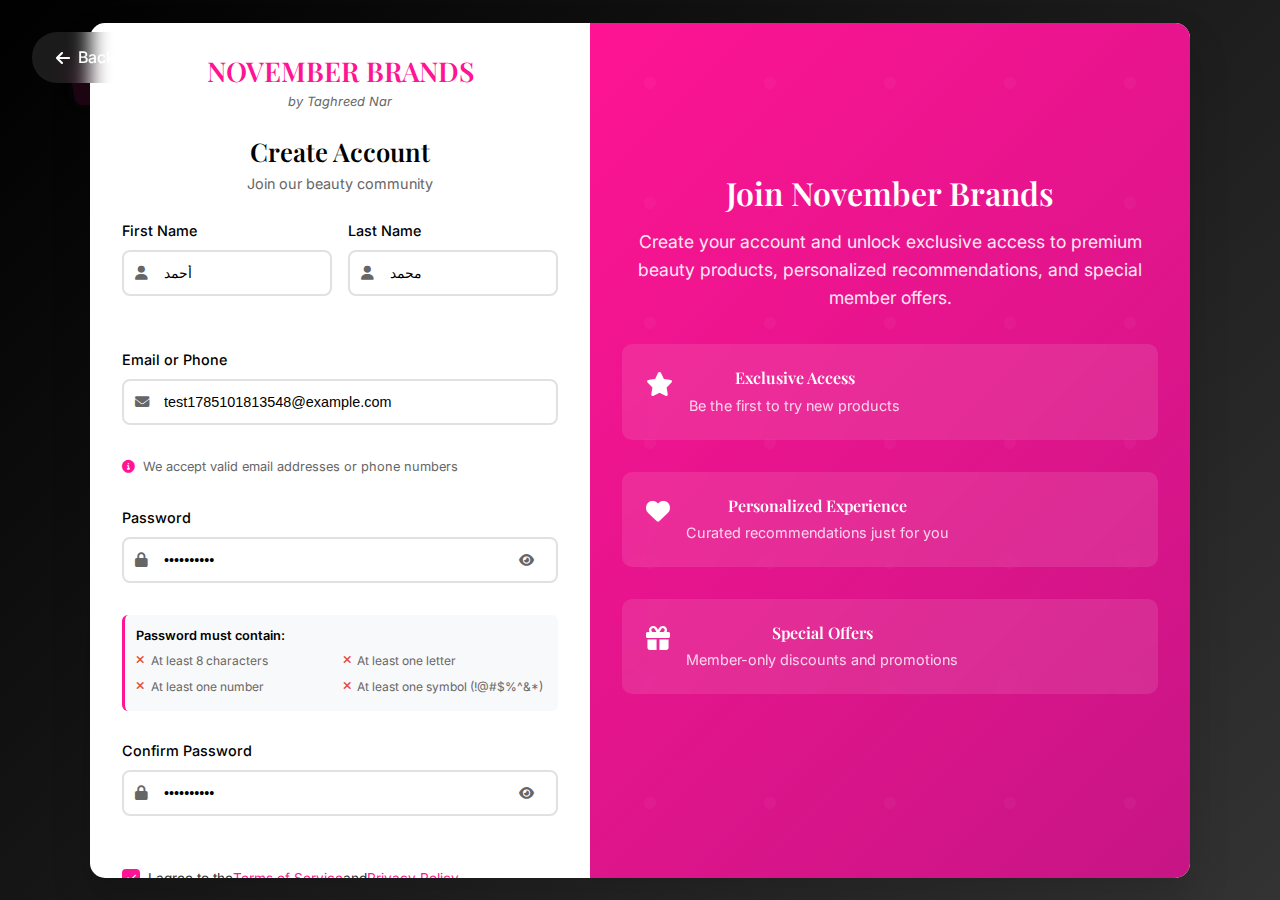
<file: register.html>
<!DOCTYPE html>
<html lang="en" dir="ltr">
<head>
    <meta charset="UTF-8">
    <meta name="viewport" content="width=device-width, initial-scale=1.0">
    <title>Create Account - NOVEMBER BRANDS</title>
    <link rel="stylesheet" href="css/style.css">
    <link rel="stylesheet" href="css/auth.css">
    <link rel="stylesheet" href="css/compact-auth.css">
    <link href="https://fonts.googleapis.com/css2?family=Playfair+Display:wght@400;500;600;700&family=Inter:wght@300;400;500;600;700&display=swap" rel="stylesheet">
    <link rel="stylesheet" href="https://cdnjs.cloudflare.com/ajax/libs/font-awesome/6.4.0/css/all.min.css">
</head>
<body class="auth-body">
    <div class="auth-background">
        <div class="animated-bg-icons">
            <i class="fas fa-crown bg-icon"></i>
            <i class="fas fa-gem bg-icon"></i>
            <i class="fas fa-magic bg-icon"></i>
            <i class="fas fa-heart bg-icon"></i>
            <i class="fas fa-star bg-icon"></i>
            <i class="fas fa-sparkles bg-icon"></i>
        </div>
    </div>

    <div class="auth-container">
        <div class="auth-card">
            <div class="auth-header">
                <div class="brand-logo">
                    <h1>NOVEMBER BRANDS</h1>
                    <p>by Taghreed Nar</p>
                </div>
                <h2 class="auth-title">Create Account</h2>
                <p class="auth-subtitle">Join our beauty community</p>
            </div>

            <form id="registerForm" class="auth-form" novalidate>
                <div class="form-row">
                    <div class="form-group">
                        <label for="firstName" class="form-label">First Name</label>
                        <div class="input-wrapper">
                            <i class="fas fa-user input-icon"></i>
                            <input 
                                type="text" 
                                id="firstName" 
                                name="firstName" 
                                class="form-input" 
                                placeholder="First name"
                                required
                                autocomplete="given-name"
                            >
                        </div>
                        <div class="error-message" id="firstNameError"></div>
                    </div>

                    <div class="form-group">
                        <label for="lastName" class="form-label">Last Name</label>
                        <div class="input-wrapper">
                            <i class="fas fa-user input-icon"></i>
                            <input 
                                type="text" 
                                id="lastName" 
                                name="lastName" 
                                class="form-input" 
                                placeholder="Last name"
                                required
                                autocomplete="family-name"
                            >
                        </div>
                        <div class="error-message" id="lastNameError"></div>
                    </div>
                </div>

                <div class="form-group">
                    <label for="registerEmail" class="form-label">Email or Phone</label>
                    <div class="input-wrapper">
                        <i class="fas fa-envelope input-icon"></i>
                        <input 
                            type="text" 
                            id="registerEmail" 
                            name="email" 
                            class="form-input" 
                            placeholder="Enter your email or phone number"
                            required
                            autocomplete="username"
                        >
                    </div>
                    <div class="error-message" id="registerEmailError"></div>
                    <div class="input-hint">
                        <i class="fas fa-info-circle"></i>
                        <span>We accept valid email addresses or phone numbers</span>
                    </div>
                </div>

                <div class="form-group">
                    <label for="registerPassword" class="form-label">Password</label>
                    <div class="input-wrapper">
                        <i class="fas fa-lock input-icon"></i>
                        <input 
                            type="password" 
                            id="registerPassword" 
                            name="password" 
                            class="form-input" 
                            placeholder="Create a strong password"
                            required
                            autocomplete="new-password"
                        >
                        <button type="button" class="password-toggle" onclick="togglePasswordVisibility('registerPassword')">
                            <i class="fas fa-eye"></i>
                        </button>
                    </div>
                    <div class="error-message" id="registerPasswordError"></div>
                    
                    <!-- Password Requirements -->
                    <div class="password-requirements">
                        <p class="requirements-title">Password must contain:</p>
                        <ul class="requirements-list">
                            <li id="req-length" class="requirement">
                                <i class="fas fa-times"></i>
                                <span>At least 8 characters</span>
                            </li>
                            <li id="req-letter" class="requirement">
                                <i class="fas fa-times"></i>
                                <span>At least one letter</span>
                            </li>
                            <li id="req-number" class="requirement">
                                <i class="fas fa-times"></i>
                                <span>At least one number</span>
                            </li>
                            <li id="req-symbol" class="requirement">
                                <i class="fas fa-times"></i>
                                <span>At least one symbol (!@#$%^&*)</span>
                            </li>
                        </ul>
                    </div>
                </div>

                <div class="form-group">
                    <label for="confirmPassword" class="form-label">Confirm Password</label>
                    <div class="input-wrapper">
                        <i class="fas fa-lock input-icon"></i>
                        <input 
                            type="password" 
                            id="confirmPassword" 
                            name="confirmPassword" 
                            class="form-input" 
                            placeholder="Confirm your password"
                            required
                            autocomplete="new-password"
                        >
                        <button type="button" class="password-toggle" onclick="togglePasswordVisibility('confirmPassword')">
                            <i class="fas fa-eye"></i>
                        </button>
                    </div>
                    <div class="error-message" id="confirmPasswordError"></div>
                </div>

                <div class="form-group checkbox-group">
                    <label class="checkbox-wrapper">
                        <input type="checkbox" id="agreeTerms" name="agreeTerms" required>
                        <span class="checkmark"></span>
                        I agree to the <a href="#" target="_blank">Terms of Service</a> and <a href="#" target="_blank">Privacy Policy</a>
                    </label>
                    <div class="error-message" id="termsError"></div>
                </div>

                <div class="form-group checkbox-group">
                    <label class="checkbox-wrapper">
                        <input type="checkbox" id="newsletter" name="newsletter">
                        <span class="checkmark"></span>
                        Subscribe to our newsletter for beauty tips and exclusive offers
                    </label>
                </div>

                <button type="submit" class="auth-btn" id="registerBtn">
                    <span class="btn-text">Create Account</span>
                    <div class="loading hidden" id="registerLoading"></div>
                </button>

                <div class="auth-divider">
                    <span>or</span>
                </div>

               
                <div class="auth-switch">
                    <p>Already have an account? <a href="login.html">Sign In</a></p>
                </div>
            </form>
        </div>

        <div class="auth-sidebar">
            <div class="sidebar-content">
                <h3>Join November Brands</h3>
                <p>Create your account and unlock exclusive access to premium beauty products, personalized recommendations, and special member offers.</p>
                
                <div class="benefits-list">
                    <div class="benefit-item">
                        <i class="fas fa-star"></i>
                        <div>
                            <h4>Exclusive Access</h4>
                            <p>Be the first to try new products</p>
                        </div>
                    </div>
                    <div class="benefit-item">
                        <i class="fas fa-heart"></i>
                        <div>
                            <h4>Personalized Experience</h4>
                            <p>Curated recommendations just for you</p>
                        </div>
                    </div>
                    <div class="benefit-item">
                        <i class="fas fa-gift"></i>
                        <div>
                            <h4>Special Offers</h4>
                            <p>Member-only discounts and promotions</p>
                        </div>
                    </div>
                </div>
            </div>
        </div>
    </div>

    <div class="back-to-home">
        <a href="index.html" class="back-btn">
            <i class="fas fa-arrow-left"></i>
            <span>Back to Home</span>
        </a>
    </div>

    <!-- Success Modal -->
    <div id="successModal" class="modal">
        <div class="modal-content">
            <div class="modal-header success-header">
                <h3>Account Created Successfully!</h3>
                <span class="close" onclick="closeSuccessModal()">&times;</span>
            </div>
            <div class="modal-body">
                <div class="success-icon">
                    <i class="fas fa-check-circle"></i>
                </div>
                <p>Welcome to November Brands! Your account has been created successfully.</p>
                <button class="modal-btn" onclick="redirectToLogin()">Continue to Login</button>
            </div>
        </div>
    </div>

    <!-- Error Modal -->
    <div id="errorModal" class="modal">
        <div class="modal-content">
            <div class="modal-header error-header">
                <h3>Registration Failed</h3>
                <span class="close" onclick="closeErrorModal()">&times;</span>
            </div>
            <div class="modal-body">
                <div class="error-icon">
                    <i class="fas fa-exclamation-triangle"></i>
                </div>
                <p id="errorMessage">An error occurred during registration. Please try again.</p>
            </div>
        </div>
    </div>

    <script src="js/auth.js"></script>
    <script>
        // Initialize register page
        document.addEventListener('DOMContentLoaded', function() {
            initializeRegisterPage();
            
            // Auto-fill form for testing (remove in production)
            setTimeout(function() {
                document.getElementById('firstName').value = 'أحمد';
                document.getElementById('lastName').value = 'محمد';
                document.getElementById('registerEmail').value = 'test' + Date.now() + '@example.com';
                document.getElementById('registerPassword').value = 'Test123!@#';
                document.getElementById('confirmPassword').value = 'Test123!@#';
                document.getElementById('agreeTerms').checked = true;
            }, 100);
        });
    </script>
</body>
</html>
</file>
<file: css/auth.css>
/* Authentication Pages Styles */

.auth-body {
    min-height: 100vh;
    background: var(--gradient-dark);
    display: flex;
    align-items: flex-start;
    justify-content: center;
    position: relative;
    overflow-x: hidden;
    overflow-y: auto;
    padding: 1rem 0;
}

.auth-background {
    position: absolute;
    top: 0;
    left: 0;
    right: 0;
    bottom: 0;
    z-index: 1;
}

.auth-background .animated-bg-icons {
    position: absolute;
    width: 100%;
    height: 100%;
}

.auth-background .bg-icon {
    position: absolute;
    font-size: 4rem;
    color: var(--primary-pink);
    opacity: 0.1;
    animation: authFloat 10s ease-in-out infinite;
}

.auth-background .bg-icon:nth-child(1) { top: 5%; left: 5%; animation-delay: 0s; }
.auth-background .bg-icon:nth-child(2) { top: 15%; right: 10%; animation-delay: 2s; }
.auth-background .bg-icon:nth-child(3) { top: 60%; left: 8%; animation-delay: 4s; }
.auth-background .bg-icon:nth-child(4) { bottom: 20%; right: 12%; animation-delay: 6s; }
.auth-background .bg-icon:nth-child(5) { top: 80%; left: 85%; animation-delay: 8s; }
.auth-background .bg-icon:nth-child(6) { top: 40%; right: 50%; animation-delay: 10s; }

@keyframes authFloat {
    0%, 100% { transform: translateY(0px) rotate(0deg) scale(1); }
    25% { transform: translateY(-40px) rotate(10deg) scale(1.1); }
    50% { transform: translateY(-60px) rotate(-10deg) scale(0.9); }
    75% { transform: translateY(-30px) rotate(5deg) scale(1.05); }
}

.auth-container {
    display: flex;
    max-width: 1100px;
    width: 100%;
    margin: 1rem;
    background: var(--white);
    border-radius: 15px;
    box-shadow: 0 20px 40px rgba(0, 0, 0, 0.15);
    overflow: hidden;
    position: relative;
    z-index: 2;
    min-height: auto;
    max-height: 95vh;
}

.auth-card {
    flex: 1;
    padding: 2rem;
    max-width: 500px;
    overflow-y: auto;
    max-height: 95vh;
}

.auth-sidebar {
    flex: 1;
    background: var(--gradient-pink);
    color: var(--white);
    padding: 2rem;
    display: flex;
    align-items: center;
    justify-content: center;
    position: relative;
    overflow: hidden;
    min-height: 400px;
}

.auth-sidebar::before {
    content: '';
    position: absolute;
    top: 0;
    left: 0;
    right: 0;
    bottom: 0;
    background: url('data:image/svg+xml,<svg xmlns="http://www.w3.org/2000/svg" viewBox="0 0 100 100"><defs><pattern id="pattern" x="0" y="0" width="20" height="20" patternUnits="userSpaceOnUse"><circle cx="10" cy="10" r="1" fill="rgba(255,255,255,0.1)"/></pattern></defs><rect width="100" height="100" fill="url(%23pattern)"/></svg>');
    opacity: 0.3;
}

.sidebar-content {
    position: relative;
    z-index: 1;
    text-align: center;
}

.sidebar-content h3 {
    font-size: 2rem;
    margin-bottom: 1rem;
    color: var(--white);
}

.sidebar-content p {
    font-size: 1.1rem;
    margin-bottom: 2rem;
    opacity: 0.9;
    line-height: 1.6;
}

.auth-header {
    text-align: center;
    margin-bottom: 1.5rem;
}

.brand-logo h1 {
    font-size: 1.7rem;
    color: var(--primary-pink);
    margin-bottom: 0.3rem;
    font-family: 'Playfair Display', serif;
}

.brand-logo p {
    color: var(--gray-medium);
    font-size: 0.8rem;
    font-style: italic;
    margin-bottom: 1.5rem;
}

.auth-title {
    font-size: 1.6rem;
    color: var(--primary-black);
    margin-bottom: 0.3rem;
}

.auth-subtitle {
    color: var(--gray-medium);
    font-size: 0.9rem;
}

.auth-form {
    width: 100%;
}

.form-row {
    display: grid;
    grid-template-columns: 1fr 1fr;
    gap: 1rem;
    margin-bottom: 0;
}

.form-group {
    margin-bottom: 1rem;
}

.form-label {
    display: block;
    margin-bottom: 0.5rem;
    font-weight: 500;
    color: var(--primary-black);
    font-size: 0.9rem;
}

.input-wrapper {
    position: relative;
    display: flex;
    align-items: center;
}

.input-icon {
    position: absolute;
    left: 0.8rem;
    color: var(--gray-medium);
    z-index: 1;
    font-size: 0.9rem;
}

.form-input {
    width: 100%;
    padding: 0.8rem 0.8rem 0.8rem 2.5rem;
    border: 2px solid #e1e1e1;
    border-radius: 8px;
    font-size: 0.9rem;
    transition: var(--transition);
    background: var(--white);
}

.form-input:focus {
    outline: none;
    border-color: var(--primary-pink);
    box-shadow: 0 0 0 3px rgba(255, 20, 147, 0.1);
}

.form-input:invalid {
    border-color: #e74c3c;
}

.form-input.valid {
    border-color: #27ae60;
}

.password-toggle {
    position: absolute;
    right: 1rem;
    background: none;
    border: none;
    color: var(--gray-medium);
    cursor: pointer;
    padding: 0.5rem;
    transition: var(--transition);
}

.password-toggle:hover {
    color: var(--primary-pink);
}

.error-message {
    color: #e74c3c;
    font-size: 0.8rem;
    margin-top: 0.5rem;
    display: block;
    min-height: 1rem;
}

.input-hint {
    display: flex;
    align-items: center;
    gap: 0.5rem;
    color: var(--gray-medium);
    font-size: 0.8rem;
    margin-top: 0.5rem;
}

.input-hint i {
    color: var(--primary-pink);
}

.password-requirements {
    margin-top: 0.5rem;
    padding: 0.7rem;
    background: #f8f9fa;
    border-radius: 6px;
    border-left: 3px solid var(--primary-pink);
}

.requirements-title {
    font-size: 0.8rem;
    font-weight: 600;
    margin-bottom: 0.3rem;
    color: var(--primary-black);
}

.requirements-list {
    list-style: none;
    margin: 0;
    padding: 0;
}

.requirement {
    display: flex;
    align-items: center;
    gap: 0.4rem;
    margin-bottom: 0.2rem;
    font-size: 0.75rem;
    color: var(--gray-medium);
}

.requirement i {
    color: #e74c3c;
    font-size: 0.7rem;
}

.requirement.valid i {
    color: #27ae60;
}

.requirement.valid {
    color: #27ae60;
}

.form-options {
    display: flex;
    justify-content: space-between;
    align-items: center;
    margin-bottom: 2rem;
}

.checkbox-wrapper {
    display: flex;
    align-items: center;
    cursor: pointer;
    font-size: 0.9rem;
    color: var(--gray-dark);
}

.checkbox-wrapper input[type="checkbox"] {
    display: none;
}

.checkmark {
    width: 18px;
    height: 18px;
    border: 2px solid #e1e1e1;
    border-radius: 4px;
    margin-right: 0.5rem;
    position: relative;
    transition: var(--transition);
}

.checkbox-wrapper:hover .checkmark {
    border-color: var(--primary-pink);
}

.checkbox-wrapper input[type="checkbox"]:checked + .checkmark {
    background: var(--primary-pink);
    border-color: var(--primary-pink);
}

.checkbox-wrapper input[type="checkbox"]:checked + .checkmark::after {
    content: '✓';
    position: absolute;
    color: var(--white);
    font-size: 0.8rem;
    top: -2px;
    left: 2px;
}

.checkbox-group {
    margin-bottom: 1rem;
}

.checkbox-group .checkbox-wrapper {
    font-size: 0.85rem;
    line-height: 1.4;
}

.checkbox-group a {
    color: var(--primary-pink);
    text-decoration: none;
}

.checkbox-group a:hover {
    text-decoration: underline;
}

.forgot-password {
    color: var(--primary-pink);
    text-decoration: none;
    font-size: 0.9rem;
    transition: var(--transition);
}

.forgot-password:hover {
    text-decoration: underline;
}

.auth-btn {
    width: 100%;
    padding: 0.8rem;
    background: var(--gradient-pink);
    color: var(--white);
    border: none;
    border-radius: 8px;
    font-size: 1rem;
    font-weight: 600;
    cursor: pointer;
    transition: var(--transition);
    display: flex;
    align-items: center;
    justify-content: center;
    gap: 0.5rem;
    margin-bottom: 1.5rem;
    position: relative;
}

.auth-btn:hover:not(:disabled) {
    transform: translateY(-2px);
    box-shadow: 0 10px 25px rgba(255, 20, 147, 0.4);
}

.auth-btn:disabled {
    opacity: 0.7;
    cursor: not-allowed;
}

.btn-text {
    transition: opacity 0.3s ease;
}

.loading {
    width: 20px;
    height: 20px;
    border: 2px solid rgba(255, 255, 255, 0.3);
    border-radius: 50%;
    border-top-color: var(--white);
    animation: spin 1s ease-in-out infinite;
}

.loading.hidden {
    display: none;
}

.auth-btn.loading .btn-text {
    opacity: 0;
}

.auth-btn.loading .loading {
    display: block;
}

.auth-divider {
    text-align: center;
    margin: 1rem 0;
    position: relative;
}

.auth-divider::before {
    content: '';
    position: absolute;
    top: 50%;
    left: 0;
    right: 0;
    height: 1px;
    background: #e1e1e1;
}

.auth-divider span {
    background: var(--white);
    padding: 0 1rem;
    color: var(--gray-medium);
    font-size: 0.9rem;
    position: relative;
}

.social-login {
    margin-bottom: 2rem;
}

.social-btn {
    width: 100%;
    padding: 0.8rem;
    border: 2px solid #e1e1e1;
    background: var(--white);
    color: var(--gray-dark);
    border-radius: 8px;
    font-size: 0.9rem;
    font-weight: 500;
    cursor: pointer;
    transition: var(--transition);
    display: flex;
    align-items: center;
    justify-content: center;
    gap: 0.5rem;
}

.social-btn:hover {
    border-color: var(--primary-pink);
    background: rgba(255, 20, 147, 0.05);
}

.google-btn i {
    color: #4285f4;
}

.auth-switch {
    text-align: center;
}

.auth-switch p {
    color: var(--gray-medium);
    margin: 0;
}

.auth-switch a {
    color: var(--primary-pink);
    text-decoration: none;
    font-weight: 500;
}

.auth-switch a:hover {
    text-decoration: underline;
}

.back-to-home {
    position: fixed;
    top: 2rem;
    left: 2rem;
    z-index: 3;
}

.back-btn {
    display: flex;
    align-items: center;
    gap: 0.5rem;
    color: var(--white);
    text-decoration: none;
    padding: 0.8rem 1.5rem;
    background: rgba(255, 255, 255, 0.1);
    backdrop-filter: blur(10px);
    border-radius: 25px;
    transition: var(--transition);
    font-weight: 500;
}

.back-btn:hover {
    background: rgba(255, 255, 255, 0.2);
    transform: translateY(-2px);
}

/* Features List */
.features-list {
    margin-top: 2rem;
}

.feature-item {
    display: flex;
    align-items: center;
    gap: 1rem;
    margin-bottom: 1.5rem;
    padding: 1rem;
    background: rgba(255, 255, 255, 0.1);
    border-radius: 10px;
    backdrop-filter: blur(10px);
}

.feature-item i {
    font-size: 1.5rem;
    color: var(--white);
}

.feature-item span {
    font-weight: 500;
}

/* Benefits List */
.benefits-list {
    margin-top: 2rem;
}

.benefit-item {
    display: flex;
    align-items: flex-start;
    gap: 1rem;
    margin-bottom: 2rem;
    padding: 1.5rem;
    background: rgba(255, 255, 255, 0.1);
    border-radius: 10px;
    backdrop-filter: blur(10px);
}

.benefit-item i {
    font-size: 1.5rem;
    color: var(--white);
    margin-top: 0.2rem;
}

.benefit-item h4 {
    margin: 0 0 0.5rem 0;
    font-size: 1rem;
    color: var(--white);
}

.benefit-item p {
    margin: 0;
    font-size: 0.9rem;
    opacity: 0.8;
    line-height: 1.4;
}

/* Modal Styles for Auth */
.modal .success-header {
    background: #27ae60;
}

.modal .error-header {
    background: #e74c3c;
}

.success-icon, .error-icon {
    text-align: center;
    margin-bottom: 1rem;
}

.success-icon i {
    font-size: 3rem;
    color: #27ae60;
}

.error-icon i {
    font-size: 3rem;
    color: #e74c3c;
}

.modal-btn {
    width: 100%;
    padding: 1rem;
    background: var(--gradient-pink);
    color: var(--white);
    border: none;
    border-radius: 10px;
    font-size: 1rem;
    font-weight: 600;
    cursor: pointer;
    transition: var(--transition);
    margin-top: 1rem;
}

.modal-btn:hover {
    transform: translateY(-2px);
    box-shadow: 0 5px 15px rgba(255, 20, 147, 0.3);
}

/* Responsive Design */
@media (max-width: 968px) {
    .auth-body {
        padding: 0.5rem 0;
    }
    
    .auth-container {
        flex-direction: column;
        margin: 0.5rem;
        max-height: 95vh;
    }
    
    .auth-sidebar {
        order: -1;
        padding: 1.5rem;
        min-height: 200px;
    }
    
    .auth-card {
        padding: 1.5rem;
        max-height: 75vh;
        overflow-y: auto;
    }
    
    .form-row {
        grid-template-columns: 1fr;
        gap: 0.5rem;
    }
    
    .form-group {
        margin-bottom: 0.7rem;
    }
    
    .sidebar-content h3 {
        font-size: 1.4rem;
        margin-bottom: 0.8rem;
    }
    
    .sidebar-content p {
        font-size: 0.9rem;
        margin-bottom: 1.2rem;
    }
    
    .benefit-item {
        margin-bottom: 0.8rem;
        padding: 0.8rem;
    }
    
    .benefit-item i {
        font-size: 1.2rem;
    }
    
    .benefit-item h4 {
        font-size: 0.9rem;
    }
    
    .benefit-item p {
        font-size: 0.8rem;
    }
}

@media (max-width: 480px) {
    .auth-body {
        padding: 0.3rem 0;
    }
    
    .auth-container {
        margin: 0.2rem;
        max-height: 97vh;
        border-radius: 10px;
    }
    
    .auth-card {
        padding: 0.8rem;
        max-height: 70vh;
    }
    
    .auth-sidebar {
        padding: 0.8rem;
        min-height: 150px;
    }
    
    .auth-header {
        margin-bottom: 0.8rem;
    }
    
    .brand-logo h1 {
        font-size: 1.2rem;
        margin-bottom: 0.1rem;
    }
    
    .brand-logo p {
        font-size: 0.65rem;
        margin-bottom: 0.8rem;
    }
    
    .auth-title {
        font-size: 1.1rem;
        margin-bottom: 0.1rem;
    }
    
    .auth-subtitle {
        font-size: 0.75rem;
    }
    
    .form-label {
        font-size: 0.8rem;
        margin-bottom: 0.3rem;
    }
    
    .form-input {
        padding: 0.6rem 0.6rem 0.6rem 2rem;
        font-size: 0.8rem;
        border-radius: 6px;
    }
    
    .input-icon {
        left: 0.6rem;
        font-size: 0.75rem;
    }
    
    .password-toggle {
        right: 0.6rem;
        font-size: 0.8rem;
    }
    
    .back-to-home {
        top: 0.3rem;
        left: 0.3rem;
    }
    
    .back-btn {
        padding: 0.4rem 0.8rem;
        font-size: 0.7rem;
        border-radius: 15px;
    }
    
    .form-group {
        margin-bottom: 0.6rem;
    }
    
    .form-row {
        gap: 0.4rem;
    }
    
    .input-hint {
        font-size: 0.7rem;
        margin-top: 0.3rem;
    }
    
    .password-requirements {
        padding: 0.4rem;
        margin-top: 0.2rem;
        border-radius: 4px;
    }
    
    .requirements-title {
        font-size: 0.7rem;
        margin-bottom: 0.1rem;
    }
    
    .requirement {
        font-size: 0.65rem;
        margin-bottom: 0.05rem;
        gap: 0.3rem;
    }
    
    .requirement i {
        font-size: 0.6rem;
    }
    
    .checkbox-group {
        margin-bottom: 0.6rem;
    }
    
    .checkbox-group .checkbox-wrapper {
        font-size: 0.75rem;
        line-height: 1.2;
    }
    
    .checkmark {
        width: 16px;
        height: 16px;
        margin-right: 0.4rem;
    }
    
    .auth-btn {
        padding: 0.6rem;
        margin-bottom: 0.8rem;
        font-size: 0.85rem;
        border-radius: 6px;
    }
    
    .auth-divider {
        margin: 0.6rem 0;
    }
    
    .social-btn {
        padding: 0.6rem;
        font-size: 0.75rem;
        border-radius: 6px;
    }
    
    .auth-switch p {
        font-size: 0.8rem;
    }
    
    .sidebar-content h3 {
        font-size: 1.1rem;
        margin-bottom: 0.5rem;
    }
    
    .sidebar-content p {
        font-size: 0.8rem;
        margin-bottom: 1rem;
    }
    
    .benefit-item {
        margin-bottom: 0.6rem;
        padding: 0.6rem;
    }
    
    .benefit-item i {
        font-size: 1rem;
    }
    
    .benefit-item h4 {
        font-size: 0.8rem;
        margin-bottom: 0.3rem;
    }
    
    .benefit-item p {
        font-size: 0.7rem;
    }
}

/* Input Security Styles */
.form-input[data-compromised="true"] {
    border-color: #e74c3c !important;
    background-color: #ffeaea !important;
}

.security-warning {
    color: #e74c3c;
    font-size: 0.8rem;
    margin-top: 0.5rem;
    display: flex;
    align-items: center;
    gap: 0.3rem;
}

.security-warning i {
    font-size: 0.9rem;
}

/* Animation for requirement validation */
.requirement {
    transition: all 0.3s ease;
}

.requirement.valid {
    animation: validBounce 0.5s ease;
}

@keyframes validBounce {
    0% { transform: scale(1); }
    50% { transform: scale(1.05); }
    100% { transform: scale(1); }
}
</file>
<file: css/compact-auth.css>
/* Compact Auth Styles - للتأكد من ظهور جميع العناصر */

/* تحسينات عامة للنماذج */
.auth-card {
    box-sizing: border-box;
}

.auth-form {
    display: flex;
    flex-direction: column;
    gap: 0.8rem;
}

/* تحسين أحجام العناصر */
.form-group {
    min-height: auto;
}

.form-input {
    height: auto;
    min-height: 2.5rem;
    box-sizing: border-box;
}

/* تحسين المساحات للشاشات الصغيرة جداً */
@media (max-width: 360px) {
    .auth-container {
        margin: 0.1rem;
        max-height: 98vh;
    }
    
    .auth-card {
        padding: 0.6rem;
        max-height: 75vh;
    }
    
    .auth-header {
        margin-bottom: 0.6rem;
    }
    
    .brand-logo h1 {
        font-size: 1rem;
        margin-bottom: 0.1rem;
    }
    
    .brand-logo p {
        font-size: 0.6rem;
        margin-bottom: 0.6rem;
    }
    
    .auth-title {
        font-size: 1rem;
    }
    
    .auth-subtitle {
        font-size: 0.7rem;
    }
    
    .form-group {
        margin-bottom: 0.5rem;
    }
    
    .form-input {
        padding: 0.5rem 0.5rem 0.5rem 1.8rem;
        font-size: 0.75rem;
        min-height: 2.2rem;
    }
    
    .input-icon {
        left: 0.5rem;
        font-size: 0.7rem;
    }
    
    .password-requirements {
        padding: 0.3rem;
        margin-top: 0.1rem;
    }
    
    .requirement {
        font-size: 0.6rem;
        margin-bottom: 0.05rem;
    }
    
    .auth-btn {
        padding: 0.5rem;
        font-size: 0.8rem;
        margin-bottom: 0.6rem;
    }
    
    .social-btn {
        padding: 0.5rem;
        font-size: 0.7rem;
    }
    
    .auth-divider {
        margin: 0.4rem 0;
    }
    
    .auth-switch p {
        font-size: 0.75rem;
    }
}

/* تحسين السكرول للبطاقة */
.auth-card::-webkit-scrollbar {
    width: 3px;
}

.auth-card::-webkit-scrollbar-track {
    background: #f1f1f1;
    border-radius: 3px;
}

.auth-card::-webkit-scrollbar-thumb {
    background: var(--primary-pink);
    border-radius: 3px;
}

.auth-card::-webkit-scrollbar-thumb:hover {
    background: #d1477a;
}

/* ضمان عدم قطع النص */
.form-label,
.auth-title,
.auth-subtitle,
.requirement span,
.checkbox-wrapper {
    word-wrap: break-word;
    hyphens: auto;
}

/* تحسين ارتفاع الخانات */
.form-row .form-group {
    flex: 1;
}

/* تحسين عرض متطلبات كلمة المرور */
.requirements-list {
    display: grid;
    grid-template-columns: 1fr 1fr;
    gap: 0.2rem;
}

@media (max-width: 480px) {
    .requirements-list {
        grid-template-columns: 1fr;
    }
}

/* تحسين عرض الأزرار */
.auth-btn,
.social-btn {
    white-space: nowrap;
    overflow: hidden;
    text-overflow: ellipsis;
}

/* تحسين المحاذاة */
.auth-container {
    align-self: flex-start;
    margin-top: auto;
    margin-bottom: auto;
}

/* ضمان ظهور زر الإنشاء */
@media (max-height: 700px) {
    .auth-card {
        max-height: 80vh;
    }
    
    .password-requirements {
        max-height: 8rem;
        overflow-y: auto;
    }
}

@media (max-height: 600px) {
    .auth-card {
        max-height: 85vh;
    }
    
    .benefit-item {
        display: none;
    }
    
    .sidebar-content p {
        display: none;
    }
    
    .auth-sidebar {
        min-height: 100px;
    }
}

/* تحسين عرض النموذج على الشاشات القصيرة */
@media (max-height: 500px) {
    .auth-container {
        max-height: 95vh;
    }
    
    .auth-card {
        max-height: 90vh;
        padding: 0.5rem;
    }
    
    .auth-sidebar {
        display: none;
    }
    
    .auth-container {
        max-width: 500px;
    }
}
</file>
<file: css/style.css>
/* Reset and Base Styles */
* {
    margin: 0;
    padding: 0;
    box-sizing: border-box;
}

/* Force Pink Footer Display - CRITICAL */
footer.footer-pink {
    display: block !important;
    visibility: visible !important;
    opacity: 1 !important;
}

/* Hide any other footer */
footer:not(.footer-pink) {
    display: none !important;
}

:root {
    --primary-black: #000000;
    --primary-pink: #ff1493;
    --light-pink: #ffb6c1;
    --dark-pink: #c71585;
    --white: #ffffff;
    --gray-light: #f8f8f8;
    --gray-medium: #666666;
    --gray-dark: #333333;
    --gradient-pink: linear-gradient(135deg, #ff1493, #c71585);
    --gradient-dark: linear-gradient(135deg, #000000, #333333);
    --box-shadow: 0 10px 30px rgba(0, 0, 0, 0.1);
    --transition: all 0.3s ease;
}

body {
    font-family: 'Inter', sans-serif;
    line-height: 1.6;
    color: var(--primary-black);
    background-color: var(--white);
    overflow-x: hidden;
}

.container {
    max-width: 1200px;
    margin: 0 auto;
    padding: 0 20px;
}

/* Typography */
h1, h2, h3, h4, h5, h6 {
    font-family: 'Playfair Display', serif;
    font-weight: 600;
    line-height: 1.2;
    margin-bottom: 1rem;
}

.section-title {
    font-size: 3rem;
    text-align: center;
    margin-bottom: 2rem;
    color: var(--primary-black);
    position: relative;
}

.section-title::after {
    content: '';
    position: absolute;
    bottom: -10px;
    left: 50%;
    transform: translateX(-50%);
    width: 80px;
    height: 3px;
    background: var(--gradient-pink);
    border-radius: 5px;
}

/* Header Styles */
.header {
    position: fixed;
    top: 0;
    left: 0;
    right: 0;
    background: rgba(0, 0, 0, 0.95);
    backdrop-filter: blur(10px);
    z-index: 1000;
    transition: var(--transition);
}

.navbar {
    display: flex;
    align-items: center;
    justify-content: space-between;
    padding: 1rem 2rem;
    max-width: 1400px;
    margin: 0 auto;
    position: relative;
    flex-wrap: wrap;
}

.nav-brand {
    color: var(--white);
}

.brand-name {
    font-size: 1.8rem;
    font-weight: 700;
    color: var(--primary-pink);
    margin-bottom: 0;
}

.owner-name {
    font-size: 0.9rem;
    color: var(--light-pink);
    margin: 0;
    font-style: italic;
}

.nav-links {
    display: flex;
    list-style: none;
    gap: 2rem;
}

.nav-link {
    color: var(--white);
    text-decoration: none;
    font-weight: 500;
    padding: 0.5rem 1rem;
    border-radius: 25px;
    transition: var(--transition);
    position: relative;
}

.nav-link:hover,
.nav-link.active {
    color: var(--primary-pink);
    background: rgba(255, 20, 147, 0.1);
}

.nav-actions {
    display: flex;
    align-items: center;
    gap: 1rem;
}

.icon-btn {
    background: none;
    border: none;
    color: var(--white);
    font-size: 1.2rem;
    cursor: pointer;
    position: relative;
    padding: 0.5rem;
    border-radius: 50%;
    transition: var(--transition);
}

.icon-btn:hover {
    color: var(--primary-pink);
    background: rgba(255, 20, 147, 0.1);
}

.badge {
    position: absolute;
    top: -5px;
    right: -5px;
    background: var(--primary-pink);
    color: var(--white);
    border-radius: 50%;
    width: 20px;
    height: 20px;
    font-size: 0.7rem;
    display: flex;
    align-items: center;
    justify-content: center;
    font-weight: bold;
}

.login-btn, .signup-btn {
    padding: 0.7rem 1.5rem;
    border: none;
    border-radius: 25px;
    font-weight: 500;
    cursor: pointer;
    transition: var(--transition);
    text-decoration: none;
    display: inline-block;
    text-align: center;
}

.login-btn {
    background: transparent;
    color: var(--white);
    border: 2px solid var(--primary-pink);
}

.login-btn:hover {
    background: var(--primary-pink);
    color: var(--white);
}

.signup-btn {
    background: var(--gradient-pink);
    color: var(--white);
}

.signup-btn:hover {
    transform: translateY(-2px);
    box-shadow: 0 5px 15px rgba(255, 20, 147, 0.3);
}

.mobile-menu-toggle {
    display: none;
    flex-direction: column;
    background: none;
    border: none;
    cursor: pointer;
    padding: 0.5rem;
    z-index: 1001;
    gap: 4px;
    transition: transform 0.3s ease;
}

.mobile-menu-toggle.active span:nth-child(1) {
    transform: translateY(7px) rotate(45deg);
}

.mobile-menu-toggle.active span:nth-child(2) {
    opacity: 0;
}

.mobile-menu-toggle.active span:nth-child(3) {
    transform: translateY(-7px) rotate(-45deg);
}

.mobile-menu-toggle span {
    width: 25px;
    height: 3px;
    background: var(--white);
    transition: all 0.3s ease;
    transform-origin: center;
}

/* Hero Section */
.hero-section {
    min-height: 100vh;
    display: flex;
    align-items: center;
    justify-content: center;
    position: relative;
    background: var(--gradient-dark);
    overflow: hidden;
}

.hero-background {
    position: absolute;
    top: 0;
    left: 0;
    right: 0;
    bottom: 0;
    z-index: 1;
}

.animated-icons {
    position: absolute;
    width: 100%;
    height: 100%;
}

.floating-icon {
    position: absolute;
    font-size: 2rem;
    color: var(--primary-pink);
    opacity: 0.6;
    animation: float 6s ease-in-out infinite;
}

.icon-1 { top: 10%; left: 10%; animation-delay: 0s; }
.icon-2 { top: 20%; right: 15%; animation-delay: 1s; }
.icon-3 { top: 60%; left: 5%; animation-delay: 2s; }
.icon-4 { top: 70%; right: 10%; animation-delay: 3s; }
.icon-5 { top: 40%; left: 85%; animation-delay: 4s; }
.icon-6 { top: 30%; left: 50%; animation-delay: 5s; }

@keyframes float {
    0%, 100% { transform: translateY(0px) rotate(0deg); }
    25% { transform: translateY(-20px) rotate(5deg); }
    50% { transform: translateY(-40px) rotate(-5deg); }
    75% { transform: translateY(-20px) rotate(3deg); }
}

.hero-content {
    text-align: center;
    color: var(--white);
    z-index: 2;
    position: relative;
    max-width: 800px;
    padding: 2rem;
}

.hero-title {
    margin-bottom: 2rem;
}

.hero-subtitle {
    display: block;
    font-size: 1.2rem;
    color: var(--light-pink);
    margin-bottom: 1rem;
    font-weight: 400;
}

.hero-main {
    display: block;
    font-size: 4rem;
    font-weight: 700;
    color: var(--primary-pink);
    margin-bottom: 0.5rem;
    text-shadow: 2px 2px 4px rgba(0, 0, 0, 0.3);
}

.hero-tagline {
    display: block;
    font-size: 1.5rem;
    color: var(--white);
    opacity: 0.9;
}

.hero-description {
    font-size: 1.2rem;
    margin-bottom: 3rem;
    color: var(--gray-light);
    line-height: 1.8;
}

.hero-buttons {
    display: flex;
    gap: 1.5rem;
    justify-content: center;
    flex-wrap: wrap;
}

.cta-btn {
    padding: 1rem 2rem;
    border: none;
    border-radius: 50px;
    font-size: 1.1rem;
    font-weight: 600;
    cursor: pointer;
    transition: var(--transition);
    display: flex;
    align-items: center;
    gap: 0.5rem;
    text-decoration: none;
}

.cta-btn.primary {
    background: var(--gradient-pink);
    color: var(--white);
}

.cta-btn.primary:hover {
    transform: translateY(-3px);
    box-shadow: 0 10px 25px rgba(255, 20, 147, 0.4);
}

.cta-btn.secondary {
    background: transparent;
    color: var(--white);
    border: 2px solid var(--white);
}

.cta-btn.secondary:hover {
    background: var(--white);
    color: var(--primary-black);
}

/* About Section */
.about-section {
    padding: 6rem 0;
    background: var(--gray-light);
}

.about-content {
    text-align: center;
    max-width: 900px;
    margin: 0 auto;
}

.about-text {
    font-size: 1.2rem;
    color: var(--gray-dark);
    margin-bottom: 4rem;
    line-height: 1.8;
}

.stats-grid {
    display: grid;
    grid-template-columns: repeat(auto-fit, minmax(250px, 1fr));
    gap: 3rem;
}

.stat-item {
    background: var(--white);
    padding: 2rem;
    border-radius: 15px;
    box-shadow: var(--box-shadow);
    transition: var(--transition);
}

.stat-item:hover {
    transform: translateY(-5px);
    box-shadow: 0 15px 40px rgba(0, 0, 0, 0.15);
}

.stat-item h3 {
    color: var(--primary-pink);
    margin-bottom: 1rem;
}

/* Product Sections */
.product-section {
    padding: 6rem 0;
    position: relative;
    min-height: 80vh;
}

.section-background {
    position: absolute;
    top: 0;
    left: 0;
    right: 0;
    bottom: 0;
    z-index: 1;
}

.blur-overlay {
    position: absolute;
    top: 0;
    left: 0;
    right: 0;
    bottom: 0;
    backdrop-filter: blur(1px);
    background: rgba(255, 255, 255, 0.9);
}

.animated-bg-icons {
    position: absolute;
    width: 100%;
    height: 100%;
    overflow: hidden;
}

.bg-icon {
    position: absolute;
    font-size: 3rem;
    color: var(--primary-pink);
    opacity: 0.15;
    animation: backgroundFloat 8s ease-in-out infinite;
    text-shadow: 0 0 10px rgba(255, 20, 147, 0.3);
}

.bg-icon:nth-child(1) { top: 10%; left: 5%; animation-delay: 0s; }
.bg-icon:nth-child(2) { top: 30%; right: 10%; animation-delay: 1s; }
.bg-icon:nth-child(3) { top: 50%; left: 15%; animation-delay: 2s; }
.bg-icon:nth-child(4) { bottom: 30%; right: 15%; animation-delay: 3s; }
.bg-icon:nth-child(5) { bottom: 20%; left: 25%; animation-delay: 4s; }
.bg-icon:nth-child(6) { bottom: 10%; right: 5%; animation-delay: 5s; }

@keyframes backgroundFloat {
    0%, 100% { transform: translateY(0px) rotate(0deg) scale(1); }
    33% { transform: translateY(-30px) rotate(10deg) scale(1.1); }
    66% { transform: translateY(-15px) rotate(-5deg) scale(0.9); }
}

.skincare-section {
    background: linear-gradient(135deg, #000000 0%, #ff1493 30%, #000000 70%, #ff1493 100%);
    position: relative;
    color: var(--black);
}

.skincare-section::before {
    content: '';
    position: absolute;
    top: 0;
    left: 0;
    width: 100%;
    height: 100%;
    background: rgba(255, 20, 147, 0.1);
    backdrop-filter: blur(8px);
    z-index: 1;
}

.haircare-section {
    background: linear-gradient(135deg, #ff1493 0%, #000000 30%, #ff1493 70%, #000000 100%);
    position: relative;
    color: var(--black);
}

.haircare-section::before {
    content: '';
    position: absolute;
    top: 0;
    left: 0;
    width: 100%;
    height: 100%;
    background: rgba(0, 0, 0, 0.1);
    backdrop-filter: blur(8px);
    z-index: 1;
}

.perfumes-section {
    background: linear-gradient(135deg, #000000 0%, #ff1493 50%, #000000 100%);
    position: relative;
    color: var(--black);
}

.perfumes-section::before {
    content: '';
    position: absolute;
    top: 0;
    left: 0;
    width: 100%;
    height: 100%;
    background: rgba(255, 20, 147, 0.1);
    backdrop-filter: blur(8px);
    z-index: 1;
}

.section-header {
    text-align: center;
    margin-bottom: 4rem;
    position: relative;
    z-index: 2;
}

.section-subtitle {
    font-size: 1.2rem;
    color: var(--gray-medium);
    margin-top: 1rem;
}

.products-grid {
    display: grid;
    grid-template-columns: repeat(auto-fit, minmax(300px, 1fr));
    gap: 2rem;
    position: relative;
    z-index: 2;
}

.product-card {
    background: var(--white);
    border-radius: 20px;
    overflow: hidden;
    box-shadow: var(--box-shadow);
    transition: var(--transition);
    position: relative;
    opacity: 0;
    transform: translateY(50px) scale(0.9);
}

.product-card:hover {
    transform: translateY(-10px);
    box-shadow: 0 20px 40px rgba(0, 0, 0, 0.15);
}

.product-image {
    width: 100%;
    height: 250px;
    background: var(--gray-light);
    position: relative;
    overflow: hidden;
}

.product-image img {
    width: 100%;
    height: 100%;
    object-fit: cover;
    transition: var(--transition);
    cursor: pointer;
}

.product-card:hover .product-image img {
    transform: scale(1.1);
}

.product-actions {
    position: absolute;
    top: 15px;
    right: 15px;
    display: flex;
    flex-direction: column;
    gap: 10px;
    opacity: 0;
    transition: var(--transition);
}

.product-card:hover .product-actions {
    opacity: 1;
}

.action-btn {
    width: 40px;
    height: 40px;
    border: none;
    border-radius: 50%;
    background: var(--white);
    color: var(--primary-pink);
    cursor: pointer;
    display: flex;
    align-items: center;
    justify-content: center;
    box-shadow: 0 2px 10px rgba(0, 0, 0, 0.1);
    transition: var(--transition);
}

.action-btn:hover {
    background: var(--primary-pink);
    color: var(--white);
    transform: scale(1.1);
}

/* View Image Button Styles */
.view-image-btn {
    background: rgba(74, 144, 226, 0.9) !important;
    color: white !important;
}

.view-image-btn:hover {
    background: rgba(74, 144, 226, 1) !important;
    transform: scale(1.15) !important;
    box-shadow: 0 4px 12px rgba(74, 144, 226, 0.4) !important;
}

.product-info {
    padding: 1.5rem;
}

.product-name {
    font-size: 1.2rem;
    font-weight: 600;
    margin-bottom: 0.5rem;
    color: var(--primary-black);
}

.product-description {
    color: var(--gray-medium);
    margin-bottom: 1rem;
    font-size: 0.9rem;
}

.product-price {
    font-size: 1.3rem;
    font-weight: 700;
    color: var(--primary-pink);
    margin-bottom: 1rem;
}

.product-buttons {
    display: flex;
    gap: 10px;
    margin-top: 15px;
}

.add-to-cart-btn {
    flex: 1;
    padding: 0.8rem;
    background: var(--gradient-pink);
    color: var(--white);
    border: none;
    border-radius: 10px;
    font-weight: 600;
    cursor: pointer;
    transition: var(--transition);
    font-size: 0.9rem;
}

.add-to-cart-btn:hover {
    transform: translateY(-2px);
    box-shadow: 0 5px 15px rgba(255, 20, 147, 0.3);
}

.whatsapp-order-btn {
    flex: 1;
    padding: 0.8rem;
    background: linear-gradient(135deg, #25D366, #128C7E);
    color: white;
    border: none;
    border-radius: 10px;
    font-weight: 600;
    cursor: pointer;
    transition: var(--transition);
    font-size: 0.9rem;
    display: flex;
    align-items: center;
    justify-content: center;
    gap: 5px;
}

.whatsapp-order-btn:hover {
    transform: translateY(-2px);
    box-shadow: 0 5px 15px rgba(37, 211, 102, 0.3);
    background: linear-gradient(135deg, #128C7E, #25D366);
}

.whatsapp-order-btn i {
    font-size: 1.1rem;
}

/* Contact Section - Pink Blur Style */
.contact-section-pink {
    padding: 8rem 0;
    position: relative;
    text-align: center;
    overflow: hidden;
    min-height: 600px;
}

.contact-background {
    position: absolute;
    top: 0;
    left: 0;
    width: 100%;
    height: 100%;
    background: linear-gradient(135deg, 
        rgba(255, 20, 147, 0.85), 
        rgba(255, 105, 180, 0.75), 
        rgba(255, 182, 193, 0.65),
        rgba(255, 20, 147, 0.75));
    backdrop-filter: blur(25px);
    -webkit-backdrop-filter: blur(25px);
    z-index: 1;
}

.contact-bg-icons {
    position: absolute;
    top: 0;
    left: 0;
    width: 100%;
    height: 100%;
    pointer-events: none;
    z-index: 2;
}

.contact-bg-icons .bg-icon {
    position: absolute;
    font-size: 2.5rem;
    color: rgba(255, 255, 255, 0.15);
    animation: contactIconFloat 20s linear infinite;
}

.contact-bg-icons .bg-icon:nth-child(1) { 
    top: 10%; left: 5%; 
    animation-delay: 0s; 
    animation-duration: 25s;
}
.contact-bg-icons .bg-icon:nth-child(2) { 
    top: 20%; right: 10%; 
    animation-delay: 2s; 
    animation-duration: 22s;
}
.contact-bg-icons .bg-icon:nth-child(3) { 
    top: 40%; left: 15%; 
    animation-delay: 4s; 
    animation-duration: 28s;
}
.contact-bg-icons .bg-icon:nth-child(4) { 
    top: 60%; right: 20%; 
    animation-delay: 6s; 
    animation-duration: 24s;
}
.contact-bg-icons .bg-icon:nth-child(5) { 
    bottom: 30%; left: 25%; 
    animation-delay: 8s; 
    animation-duration: 26s;
}
.contact-bg-icons .bg-icon:nth-child(6) { 
    bottom: 15%; right: 15%; 
    animation-delay: 10s; 
    animation-duration: 23s;
}
.contact-bg-icons .bg-icon:nth-child(7) { 
    top: 30%; left: 50%; 
    animation-delay: 12s; 
    animation-duration: 27s;
}
.contact-bg-icons .bg-icon:nth-child(8) { 
    bottom: 50%; right: 5%; 
    animation-delay: 14s; 
    animation-duration: 21s;
}
.contact-bg-icons .bg-icon:nth-child(9) { 
    top: 70%; left: 80%; 
    animation-delay: 16s; 
    animation-duration: 29s;
}
.contact-bg-icons .bg-icon:nth-child(10) { 
    top: 50%; left: 10%; 
    animation-delay: 18s; 
    animation-duration: 25s;
}
.contact-bg-icons .bg-icon:nth-child(11) { 
    bottom: 70%; right: 30%; 
    animation-delay: 20s; 
    animation-duration: 24s;
}
.contact-bg-icons .bg-icon:nth-child(12) { 
    top: 80%; left: 70%; 
    animation-delay: 22s; 
    animation-duration: 26s;
}

@keyframes contactIconFloat {
    0% {
        transform: translateY(0px) rotate(0deg) scale(1);
        opacity: 0.3;
    }
    25% {
        transform: translateY(-20px) rotate(90deg) scale(1.1);
        opacity: 0.5;
    }
    50% {
        transform: translateY(-40px) rotate(180deg) scale(0.9);
        opacity: 0.3;
    }
    75% {
        transform: translateY(-20px) rotate(270deg) scale(1.2);
        opacity: 0.4;
    }
    100% {
        transform: translateY(0px) rotate(360deg) scale(1);
        opacity: 0.3;
    }
}

.contact-section-pink .container {
    position: relative;
    z-index: 10;
}

.contact-title {
    color: white !important;
    font-size: 3.5rem;
    margin-bottom: 2rem;
    text-shadow: 3px 3px 6px rgba(0, 0, 0, 0.4);
    letter-spacing: 2px;
    font-weight: 700;
}

.contact-title::after {
    background: linear-gradient(135deg, rgba(255, 255, 255, 0.8), rgba(255, 255, 255, 0.4));
}

.contact-text {
    font-size: 1.4rem;
    margin-bottom: 3rem;
    color: rgba(255, 255, 255, 0.95);
    text-shadow: 2px 2px 4px rgba(0, 0, 0, 0.4);
    font-weight: 500;
    line-height: 1.6;
}

.whatsapp-btn {
    background: linear-gradient(135deg, #25d366, #128C7E);
    color: white;
    border: none;
    padding: 1.5rem 3rem;
    border-radius: 50px;
    font-size: 1.3rem;
    font-weight: 600;
    cursor: pointer;
    display: inline-flex;
    align-items: center;
    gap: 1rem;
    transition: all 0.4s ease;
    box-shadow: 0 8px 25px rgba(37, 211, 102, 0.3);
    border: 2px solid rgba(255, 255, 255, 0.3);
    text-shadow: 1px 1px 2px rgba(0, 0, 0, 0.3);
}

.whatsapp-btn:hover {
    transform: translateY(-5px) scale(1.05);
    box-shadow: 0 15px 35px rgba(37, 211, 102, 0.5);
    background: linear-gradient(135deg, #128C7E, #25d366);
    border-color: rgba(255, 255, 255, 0.6);
}

.whatsapp-btn i {
    font-size: 1.5rem;
    animation: pulse 2s ease-in-out infinite;
}

@keyframes pulse {
    0% { transform: scale(1); }
    50% { transform: scale(1.2); }
    100% { transform: scale(1); }
}

/* Old Footer - Hidden */
.footer {
    display: none !important;
}

.footer-content {
    display: grid;
    grid-template-columns: repeat(auto-fit, minmax(250px, 1fr));
    gap: 2rem;
    margin-bottom: 2rem;
}

.footer-brand h3 {
    color: var(--primary-pink);
    margin-bottom: 1rem;
}

.footer-links h4 {
    margin-bottom: 1rem;
    color: var(--primary-pink);
}

.footer-links ul {
    list-style: none;
}

.footer-links ul li {
    margin-bottom: 0.5rem;
}

.footer-links ul li a {
    color: var(--white);
    text-decoration: none;
    transition: var(--transition);
}

.footer-links ul li a:hover {
    color: var(--primary-pink);
}

.footer-bottom {
    text-align: center;
    padding-top: 2rem;
    border-top: 1px solid var(--gray-medium);
    color: var(--gray-light);
}

/* Modal Styles */
.modal {
    display: none;
    position: fixed;
    z-index: 2000;
    left: 0;
    top: 0;
    width: 100%;
    height: 100%;
    background-color: rgba(0, 0, 0, 0.5);
    backdrop-filter: blur(5px);
}

.modal-content {
    background-color: var(--white);
    margin: 5% auto;
    padding: 0;
    border-radius: 20px;
    width: 90%;
    max-width: 600px;
    max-height: 80vh;
    overflow: hidden;
    animation: modalSlideIn 0.3s ease;
}

@keyframes modalSlideIn {
    from { transform: translateY(-50px); opacity: 0; }
    to { transform: translateY(0); opacity: 1; }
}

.modal-header {
    background: var(--gradient-pink);
    color: var(--white);
    padding: 1.5rem;
    display: flex;
    justify-content: space-between;
    align-items: center;
}

.modal-header h3 {
    margin: 0;
}

.close {
    color: var(--white);
    font-size: 2rem;
    font-weight: bold;
    cursor: pointer;
    line-height: 1;
}

.close:hover {
    opacity: 0.7;
}

.modal-body {
    padding: 2rem;
    max-height: 60vh;
    overflow-y: auto;
}

.checkout-btn {
    width: 100%;
    background: #25d366;
    color: var(--white);
    border: none;
    padding: 1rem;
    border-radius: 10px;
    font-size: 1.1rem;
    font-weight: 600;
    cursor: pointer;
    display: flex;
    align-items: center;
    justify-content: center;
    gap: 0.5rem;
    margin-top: 2rem;
    transition: var(--transition);
}

.checkout-btn:hover {
    background: #128c7e;
}

/* Responsive Design */
/* Mobile Menu Styles */
.mobile-menu {
    display: none;
    position: fixed;
    top: 0;
    left: 0;
    width: 100%;
    height: 100vh;
    background: rgba(0, 0, 0, 0.95);
    backdrop-filter: blur(10px);
    z-index: 1000;
    padding-top: 80px;
    overflow-y: auto;
    -webkit-overflow-scrolling: touch; /* للدعم في iOS */
    scrollbar-width: thin; /* للدعم في Firefox */
    scrollbar-color: var(--primary-pink) rgba(255, 255, 255, 0.1); /* للدعم في Firefox */
}

.mobile-menu.active {
    display: block;
    animation: slideDown 0.3s ease-out;
}

/* تخصيص شريط التمرير للقائمة المتنقلة */
.mobile-menu::-webkit-scrollbar {
    width: 6px;
}

.mobile-menu::-webkit-scrollbar-track {
    background: rgba(255, 255, 255, 0.1);
    border-radius: 3px;
}

.mobile-menu::-webkit-scrollbar-thumb {
    background: var(--primary-pink);
    border-radius: 3px;
}

.mobile-menu::-webkit-scrollbar-thumb:hover {
    background: #ff4da6;
}

@keyframes slideDown {
    from {
        opacity: 0;
        transform: translateY(-100%);
    }
    to {
        opacity: 1;
        transform: translateY(0);
    }
}

.mobile-nav-links {
    display: flex;
    flex-direction: column;
    align-items: center;
    gap: 1.5rem;
    padding: 1rem 2rem;
    list-style: none;
    margin: 0;
}

.mobile-nav-links .nav-link {
    font-size: 1.2rem;
    padding: 1rem 2rem;
    text-align: center;
    width: 100%;
    max-width: 250px;
    border-radius: 25px;
    border: 1px solid rgba(255, 20, 147, 0.3);
    transition: all 0.3s ease;
}

.mobile-nav-links .nav-link:hover {
    background: rgba(255, 20, 147, 0.1);
    border-color: var(--primary-pink);
    transform: translateY(-2px);
}

.mobile-auth-buttons {
    display: flex;
    flex-direction: column;
    gap: 1rem;
    margin: 2rem 0;
    align-items: center;
    padding: 0 2rem;
}

.mobile-cart-actions {
    display: flex;
    gap: 2rem;
    margin: 1rem 0 3rem 0;
    justify-content: center;
    padding: 1rem;
    border-top: 1px solid rgba(255, 255, 255, 0.1);
}

@media (max-width: 768px) {
    .navbar {
        padding: 1rem;
    }
    
    .nav-links {
        display: none;
    }
    
    .nav-actions .login-btn,
    .nav-actions .signup-btn {
        display: none;
    }
    
    .mobile-menu-toggle {
        display: flex;
    }
    
    .hero-main {
        font-size: 2.5rem;
    }
    
    .section-title {
        font-size: 2rem;
    }
    
    .hero-buttons {
        flex-direction: column;
        align-items: center;
    }
    
    .products-grid {
        grid-template-columns: 1fr;
    }
    
    .stats-grid {
        grid-template-columns: 1fr;
    }
    
    .footer-content {
        grid-template-columns: 1fr;
        text-align: center;
    }

    .brand-name {
        font-size: 1.4rem;
    }

    .owner-name {
        font-size: 0.8rem;
    }
    
    /* Contact Section Mobile */
    .contact-section-pink {
        padding: 4rem 0;
        min-height: 400px;
    }
    
    .contact-title {
        font-size: 2.5rem !important;
        letter-spacing: 1px;
    }
    
    .contact-text {
        font-size: 1.1rem;
        margin-bottom: 2rem;
        padding: 0 1rem;
    }
    
    .whatsapp-btn {
        padding: 1.2rem 2rem;
        font-size: 1.1rem;
        gap: 0.8rem;
    }
    
    .contact-bg-icons .bg-icon {
        font-size: 2rem;
    }
}

@media (max-width: 480px) {
    .hero-content {
        padding: 1rem;
    }
    
    .hero-main {
        font-size: 2rem;
    }
    
    .container {
        padding: 0 15px;
    }
    
    .modal-content {
        width: 95%;
        margin: 10% auto;
    }
    
    .product-buttons {
        flex-direction: column;
        gap: 8px;
    }
    
    .add-to-cart-btn,
    .whatsapp-order-btn {
        flex: none;
        width: 100%;
        font-size: 0.8rem;
        padding: 0.7rem;
    }
    
    /* Contact Section Small Mobile */
    .contact-section-pink {
        padding: 3rem 0;
        min-height: 300px;
    }
    
    .contact-title {
        font-size: 2rem !important;
        letter-spacing: 0.5px;
    }
    
    .contact-text {
        font-size: 1rem;
        margin-bottom: 1.5rem;
        padding: 0 0.5rem;
    }
    
    .whatsapp-btn {
        padding: 1rem 1.5rem;
        font-size: 1rem;
        gap: 0.6rem;
    }
    
    .contact-bg-icons .bg-icon {
        font-size: 1.5rem;
    }
}

/* Loading Animation */
.loading {
    display: inline-block;
    width: 20px;
    height: 20px;
    border: 2px solid var(--gray-light);
    border-radius: 50%;
    border-top-color: var(--primary-pink);
    animation: spin 1s ease-in-out infinite;
}

@keyframes spin {
    to { transform: rotate(360deg); }
}

/* Custom Scrollbar */
::-webkit-scrollbar {
    width: 8px;
}

::-webkit-scrollbar-track {
    background: var(--gray-light);
}

::-webkit-scrollbar-thumb {
    background: var(--primary-pink);
    border-radius: 4px;
}

::-webkit-scrollbar-thumb:hover {
    background: var(--dark-pink);
}

/* Pink Blur Footer Styles */
.footer-pink {
    background: linear-gradient(135deg, 
        rgba(255, 20, 147, 0.85), 
        rgba(255, 105, 180, 0.75), 
        rgba(255, 182, 193, 0.65)) !important;
    backdrop-filter: blur(25px) !important;
    -webkit-backdrop-filter: blur(25px) !important;
    color: white !important;
    padding: 80px 0 30px 0 !important;
    position: relative !important;
    overflow: hidden !important;
    border-top: 2px solid rgba(255, 255, 255, 0.3) !important;
    margin-top: 60px !important;
    min-height: 400px !important;
    box-shadow: 0 -10px 30px rgba(255, 20, 147, 0.3) !important;
    display: block !important;
    width: 100% !important;
}

/* Floating Beauty Icons */
.beauty-icons-floating {
    position: absolute;
    top: 0;
    left: 0;
    width: 100%;
    height: 100%;
    pointer-events: none;
    overflow: hidden;
    z-index: 1;
}

.beauty-icon-float {
    position: absolute;
    font-size: 1.8rem;
    color: rgba(255, 255, 255, 0.4);
    animation: floatBeautyIcon 15s linear infinite;
    z-index: 1;
    pointer-events: none;
}

.beauty-icon-float:nth-child(1) { left: 5%; animation-delay: 0s; animation-duration: 20s; }
.beauty-icon-float:nth-child(2) { left: 15%; animation-delay: 2s; animation-duration: 18s; }
.beauty-icon-float:nth-child(3) { left: 25%; animation-delay: 4s; animation-duration: 22s; }
.beauty-icon-float:nth-child(4) { left: 35%; animation-delay: 6s; animation-duration: 16s; }
.beauty-icon-float:nth-child(5) { left: 45%; animation-delay: 8s; animation-duration: 24s; }
.beauty-icon-float:nth-child(6) { left: 55%; animation-delay: 10s; animation-duration: 19s; }
.beauty-icon-float:nth-child(7) { left: 65%; animation-delay: 12s; animation-duration: 21s; }
.beauty-icon-float:nth-child(8) { left: 75%; animation-delay: 14s; animation-duration: 17s; }
.beauty-icon-float:nth-child(9) { left: 85%; animation-delay: 16s; animation-duration: 23s; }
.beauty-icon-float:nth-child(10) { left: 95%; animation-delay: 18s; animation-duration: 25s; }
.beauty-icon-float:nth-child(11) { left: 10%; animation-delay: 20s; animation-duration: 26s; }
.beauty-icon-float:nth-child(12) { left: 30%; animation-delay: 22s; animation-duration: 27s; }
.beauty-icon-float:nth-child(13) { left: 50%; animation-delay: 24s; animation-duration: 28s; }
.beauty-icon-float:nth-child(14) { left: 70%; animation-delay: 26s; animation-duration: 29s; }
.beauty-icon-float:nth-child(15) { left: 90%; animation-delay: 28s; animation-duration: 30s; }

@keyframes floatBeautyIcon {
    0% {
        transform: translateY(100vh) rotate(0deg) scale(0.5);
        opacity: 0;
    }
    10% {
        opacity: 1;
        transform: translateY(90vh) rotate(36deg) scale(1);
    }
    90% {
        opacity: 1;
        transform: translateY(-10vh) rotate(324deg) scale(1);
    }
    100% {
        transform: translateY(-20vh) rotate(360deg) scale(0.5);
        opacity: 0;
    }
}

.footer-content-pink {
    max-width: 1400px;
    margin: 0 auto;
    padding: 0 30px;
    display: grid;
    grid-template-columns: repeat(auto-fit, minmax(300px, 1fr));
    gap: 50px;
    position: relative;
    z-index: 10;
    align-items: start;
}

.footer-brand-pink h3 {
    color: #ffffff;
    margin-bottom: 20px;
    font-size: 2rem;
    font-family: 'Playfair Display', serif;
    text-shadow: 3px 3px 6px rgba(0,0,0,0.4);
    letter-spacing: 1px;
    font-weight: 700;
}

.footer-brand-pink p {
    color: rgba(255, 255, 255, 0.95);
    font-style: italic;
    margin-bottom: 25px;
    text-shadow: 2px 2px 4px rgba(0,0,0,0.4);
    font-size: 1.1rem;
    line-height: 1.6;
}

.social-icons {
    display: flex;
    gap: 20px;
    flex-wrap: wrap;
}

.social-icon {
    display: inline-flex;
    align-items: center;
    justify-content: center;
    width: 50px;
    height: 50px;
    background: rgba(255, 255, 255, 0.25);
    color: white;
    border-radius: 50%;
    text-decoration: none;
    transition: all 0.4s ease;
    backdrop-filter: blur(8px);
    border: 1px solid rgba(255, 255, 255, 0.3);
    font-size: 1.2rem;
}

.social-icon:hover {
    background: rgba(255, 255, 255, 0.4);
    transform: translateY(-5px) scale(1.2);
    box-shadow: 0 8px 25px rgba(255, 20, 147, 0.5);
    border-color: rgba(255, 255, 255, 0.6);
}

.footer-section-pink h4 {
    color: #ffffff;
    margin-bottom: 25px;
    font-size: 1.4rem;
    display: flex;
    align-items: center;
    gap: 12px;
    text-shadow: 2px 2px 4px rgba(0,0,0,0.4);
    font-weight: 600;
    letter-spacing: 0.5px;
}

.footer-section-pink ul {
    list-style: none;
    padding: 0;
    margin: 0;
}

.footer-section-pink ul li {
    margin: 15px 0;
}

.footer-section-pink ul li a {
    color: rgba(255, 255, 255, 0.9);
    text-decoration: none;
    display: flex;
    align-items: center;
    gap: 12px;
    padding: 12px 15px;
    border-radius: 12px;
    transition: all 0.4s ease;
    background: rgba(255, 255, 255, 0.1);
    border: 1px solid rgba(255, 255, 255, 0.2);
    font-size: 1rem;
}

.footer-section-pink ul li a:hover,
.footer-section-pink ul li:hover {
    color: #ffffff;
    background: rgba(255, 255, 255, 0.25);
    transform: translateX(8px) scale(1.02);
    text-shadow: 2px 2px 4px rgba(0,0,0,0.6);
    border-color: rgba(255, 255, 255, 0.4);
    box-shadow: 0 5px 15px rgba(255, 20, 147, 0.3);
}

.contact-info p {
    color: rgba(255, 255, 255, 0.95);
    margin: 15px 0;
    display: flex;
    align-items: center;
    gap: 15px;
    padding: 12px 15px;
    background: rgba(255, 255, 255, 0.15);
    border-radius: 12px;
    backdrop-filter: blur(8px);
    text-shadow: 2px 2px 4px rgba(0,0,0,0.4);
    border: 1px solid rgba(255, 255, 255, 0.2);
    transition: all 0.3s ease;
    font-size: 1rem;
}

.contact-info p:hover {
    background: rgba(255, 255, 255, 0.25);
    transform: translateX(5px);
    border-color: rgba(255, 255, 255, 0.4);
}

.footer-bottom-pink {
    background: rgba(255, 255, 255, 0.15);
    margin-top: 60px;
    padding: 30px 0;
    border-top: 2px solid rgba(255, 255, 255, 0.4);
    backdrop-filter: blur(20px);
    position: relative;
    z-index: 10;
    box-shadow: 0 -5px 15px rgba(255, 20, 147, 0.2);
}

.footer-bottom-content {
    max-width: 1400px;
    margin: 0 auto;
    padding: 0 30px;
    display: flex;
    justify-content: space-between;
    align-items: center;
    flex-wrap: wrap;
    gap: 20px;
}

.copyright-pink p {
    color: rgba(255, 255, 255, 0.9);
    margin: 0;
    font-size: 0.9rem;
    text-shadow: 1px 1px 2px rgba(0,0,0,0.3);
}

.footer-tagline p {
    color: rgba(255, 255, 255, 0.9);
    margin: 0;
    font-size: 0.9rem;
    font-style: italic;
    text-shadow: 1px 1px 2px rgba(0,0,0,0.3);
}

.footer-tagline i {
    color: #ff69b4;
    animation: heartBeat 2s ease-in-out infinite;
}

@keyframes heartBeat {
    0% { transform: scale(1); }
    50% { transform: scale(1.2); }
    100% { transform: scale(1); }
}

/* Responsive Design for Pink Footer */
@media (max-width: 768px) {
    .footer-pink {
        padding: 60px 0 20px 0;
        margin-top: 40px;
        min-height: 350px;
    }
    
    .footer-content-pink {
        grid-template-columns: 1fr;
        text-align: center;
        gap: 40px;
        padding: 0 20px;
    }
    
    .footer-bottom-content {
        flex-direction: column;
        text-align: center;
        gap: 15px;
        padding: 0 20px;
    }
    
    .footer-bottom-pink {
        margin-top: 40px;
        padding: 20px 0;
    }
    
    .social-icons {
        justify-content: center;
    }
    
    .beauty-icon-float {
        font-size: 1.4rem;
    }
    
    .footer-brand-pink h3 {
        font-size: 1.8rem;
    }
    
    .footer-section-pink h4 {
        font-size: 1.2rem;
    }
}

/* Additional Footer Fixes and Improvements */
.footer-pink * {
    position: relative;
    z-index: inherit;
}

.footer-content-pink > * {
    z-index: 10;
}

/* Ensure proper layering */
.footer-pink .container {
    position: relative;
    z-index: 5;
}

/* Fix any potential layout issues */
.footer-section-pink {
    min-height: 200px;
}

.footer-brand-pink {
    min-height: 200px;
}

/* Smooth animations for all footer elements */
.footer-pink,
.footer-pink * {
    -webkit-transform: translateZ(0);
    transform: translateZ(0);
    -webkit-backface-visibility: hidden;
    backface-visibility: hidden;
}

/* Additional mobile improvements */
@media (max-width: 480px) {
    .footer-pink {
        padding: 40px 0 15px 0;
        min-height: 300px;
    }
    
    .footer-content-pink {
        gap: 30px;
        padding: 0 15px;
    }
    
    .footer-brand-pink h3 {
        font-size: 1.6rem;
    }
    
    .footer-section-pink h4 {
        font-size: 1.1rem;
    }
    
    .social-icon {
        width: 45px;
        height: 45px;
        font-size: 1.1rem;
    }
    
    .beauty-icon-float {
        font-size: 1.2rem;
    }
    
    .footer-section-pink ul li a {
        padding: 10px 12px;
        font-size: 0.9rem;
    }
    
    .contact-info p {
        padding: 10px 12px;
        font-size: 0.9rem;
    }
}

/* Extra small devices */
@media (max-width: 360px) {
    .footer-pink {
        padding: 30px 0 10px 0;
    }
    
    .footer-content-pink {
        gap: 25px;
        padding: 0 10px;
    }
    
    .footer-brand-pink h3 {
        font-size: 1.4rem;
    }
    
    .social-icon {
        width: 40px;
        height: 40px;
        font-size: 1rem;
    }
}

/* EMERGENCY OVERRIDE - FORCE PINK FOOTER STYLES */
footer.footer-pink,
.footer-pink {
    background: linear-gradient(135deg, 
        rgba(255, 20, 147, 0.85), 
        rgba(255, 105, 180, 0.75), 
        rgba(255, 182, 193, 0.65)) !important;
    backdrop-filter: blur(25px) !important;
    -webkit-backdrop-filter: blur(25px) !important;
    color: white !important;
    padding: 80px 0 30px 0 !important;
    position: relative !important;
    overflow: hidden !important;
    border-top: 2px solid rgba(255, 255, 255, 0.3) !important;
    margin-top: 60px !important;
    min-height: 400px !important;
    box-shadow: 0 -10px 30px rgba(255, 20, 147, 0.3) !important;
    display: block !important;
    width: 100% !important;
    visibility: visible !important;
    opacity: 1 !important;
}

/* Force all pink footer elements to be visible */
.footer-pink * {
    color: white !important;
    display: block !important;
}

.footer-pink h3,
.footer-pink h4,
.footer-pink p,
.footer-pink a,
.footer-pink li {
    color: white !important;
    opacity: 1 !important;
    visibility: visible !important;
}

/* Professional Image Viewer - Fixed Version */
.image-viewer {
    display: none;
    position: fixed;
    z-index: 999999;
    top: 0;
    left: 0;
    width: 100vw;
    height: 100vh;
    background: rgba(0, 0, 0, 0.95);
    backdrop-filter: blur(10px);
    -webkit-backdrop-filter: blur(10px);
    opacity: 0;
    transition: opacity 0.3s ease;
    overflow: hidden;
    align-items: center;
    justify-content: center;
}

.image-viewer.active {
    opacity: 1;
    display: flex !important;
}

.image-viewer-container {
    position: fixed;
    top: 50%;
    left: 50%;
    transform: translate(-50%, -50%) scale(0.5);
    transition: transform 0.3s cubic-bezier(0.4, 0, 0.2, 1);
    max-width: 90vw;
    max-height: 90vh;
    z-index: 1000000;
}

.image-viewer.active .image-viewer-container {
    transform: translate(-50%, -50%) scale(1);
}

.image-viewer-content {
    position: relative;
    background: white;
    border-radius: 20px;
    overflow: hidden;
    box-shadow: 0 25px 50px rgba(0, 0, 0, 0.5);
    max-width: 85vw;
    max-height: 80vh;
    min-width: 300px;
    min-height: 250px;
    display: flex;
    flex-direction: column;
}

.image-viewer-header {
    padding: 20px;
    background: linear-gradient(135deg, #ff1493, #ff69b4);
    color: white;
    text-align: center;
    position: relative;
}

.image-viewer-title {
    font-size: 1.2rem;
    font-weight: 600;
    margin: 0;
}

.image-viewer-close {
    position: absolute;
    right: 15px;
    top: 50%;
    transform: translateY(-50%);
    background: rgba(255, 255, 255, 0.2);
    border: none;
    width: 35px;
    height: 35px;
    border-radius: 50%;
    color: white;
    font-size: 18px;
    cursor: pointer;
    transition: all 0.3s ease;
    display: flex;
    align-items: center;
    justify-content: center;
}

.image-viewer-close:hover {
    background: rgba(255, 255, 255, 0.3);
    transform: translateY(-50%) scale(1.1);
}

.image-viewer-body {
    flex: 1;
    padding: 20px;
    text-align: center;
    background: #f8f9fa;
    overflow: auto;
    max-height: 60vh;
    position: relative;
    display: flex;
    align-items: center;
    justify-content: center;
}

.image-viewer-image {
    width: auto;
    height: auto;
    max-width: 100%;
    max-height: 50vh;
    object-fit: contain;
    display: block;
    margin: 0 auto;
    cursor: zoom-in;
    transition: transform 0.3s ease;
    transform-origin: center center;
    border-radius: 10px;
}

.image-viewer-image.zoomed {
    cursor: grab;
    transition: transform 0.1s ease;
}

.image-viewer-image.zoomed:hover {
    cursor: grab;
}

.image-viewer-image.zoomed:active {
    cursor: grabbing;
}

/* Zoom controls */
.zoom-controls {
    position: absolute;
    bottom: 20px;
    right: 20px;
    display: flex;
    gap: 10px;
    background: rgba(0, 0, 0, 0.7);
    border-radius: 25px;
    padding: 10px;
    backdrop-filter: blur(10px);
}

.zoom-btn {
    width: 40px;
    height: 40px;
    border: none;
    border-radius: 50%;
    background: rgba(255, 255, 255, 0.2);
    color: white;
    font-size: 18px;
    cursor: pointer;
    transition: all 0.3s ease;
    display: flex;
    align-items: center;
    justify-content: center;
}

.zoom-btn:hover {
    background: rgba(255, 255, 255, 0.3);
    transform: scale(1.1);
}

.zoom-level-display {
    color: white;
    font-size: 12px;
    padding: 8px 12px;
    background: rgba(255, 255, 255, 0.1);
    border-radius: 15px;
    min-width: 60px;
    text-align: center;
    font-weight: 600;
}

.image-viewer-footer {
    padding: 20px;
    background: white;
    text-align: center;
    border-top: 1px solid #eee;
}

.image-viewer-actions {
    display: flex;
    gap: 10px;
    justify-content: center;
}

.image-viewer-btn {
    padding: 10px 20px;
    border: none;
    border-radius: 25px;
    font-weight: 600;
    cursor: pointer;
    transition: all 0.3s ease;
    font-size: 0.9rem;
}

.btn-download {
    background: linear-gradient(135deg, #4a90e2, #357abd);
    color: white;
}

.btn-download:hover {
    transform: translateY(-2px);
    box-shadow: 0 5px 15px rgba(74, 144, 226, 0.4);
}

.btn-close {
    background: #f1f3f4;
    color: #5f6368;
}

.btn-close:hover {
    background: #e8eaed;
}

/* Enhanced Loading Animation for Products */
.products-loading {
    text-align: center;
    padding: 80px 20px;
    background: linear-gradient(135deg, rgba(255, 20, 147, 0.05), rgba(255, 105, 180, 0.05));
    border-radius: 20px;
    margin: 20px 0;
    min-height: 300px;
    display: flex;
    flex-direction: column;
    justify-content: center;
    align-items: center;
    position: relative;
    overflow: hidden;
}

.products-loading::before {
    content: '';
    position: absolute;
    top: 0;
    left: -100%;
    width: 100%;
    height: 100%;
    background: linear-gradient(90deg, transparent, rgba(255, 255, 255, 0.2), transparent);
    animation: shimmerLoading 2s infinite;
}

.loading-spinner {
    display: inline-block;
    width: 80px;
    height: 80px;
    border: 6px solid #f3f3f3;
    border-top: 6px solid #ff1493;
    border-right: 6px solid #ff69b4;
    border-radius: 50%;
    animation: spinEnhanced 1.5s linear infinite;
    margin-bottom: 30px;
    position: relative;
    box-shadow: 0 10px 30px rgba(255, 20, 147, 0.3);
}

.loading-spinner::after {
    content: '';
    position: absolute;
    top: 50%;
    left: 50%;
    transform: translate(-50%, -50%);
    width: 40px;
    height: 40px;
    border: 3px solid transparent;
    border-top: 3px solid #ff1493;
    border-radius: 50%;
    animation: spinEnhanced 1s linear infinite reverse;
}

.loading-text {
    font-size: 1.3rem;
    color: #ff1493;
    font-weight: 600;
    text-transform: uppercase;
    letter-spacing: 2px;
    margin-bottom: 15px;
    text-shadow: 0 2px 10px rgba(255, 20, 147, 0.3);
}

.loading-dots {
    font-size: 1.5rem;
    color: #ff69b4;
    font-weight: bold;
}

.loading-dots::after {
    content: '';
    animation: dotsEnhanced 2.5s linear infinite;
}

.loading-subtitle {
    font-size: 0.9rem;
    color: #666;
    margin-top: 10px;
    font-style: italic;
}

@keyframes dotsEnhanced {
    0%, 20% { content: ''; }
    25%, 45% { content: '.'; }
    50%, 70% { content: '..'; }
    75%, 95% { content: '...'; }
    100% { content: ''; }
}

@keyframes spinEnhanced {
    0% { transform: rotate(0deg); }
    100% { transform: rotate(360deg); }
}

@keyframes shimmerLoading {
    0% { left: -100%; }
    100% { left: 100%; }
}

/* Hero Loading Animation for Products */
.hero-products {
    position: relative;
    overflow: hidden;
}

.products-grid {
    transition: all 0.5s ease;
}

.products-grid.loading {
    opacity: 0.5;
    pointer-events: none;
}

/* Hero loading skeleton cards */
.hero-loading-container {
    display: grid;
    grid-template-columns: repeat(auto-fit, minmax(280px, 1fr));
    gap: 30px;
    padding: 40px 0;
}

.skeleton-card {
    background: linear-gradient(135deg, rgba(255, 20, 147, 0.05), rgba(255, 105, 180, 0.05));
    border-radius: 20px;
    padding: 20px;
    position: relative;
    overflow: hidden;
    height: 400px;
    animation: skeletonPulse 2s ease-in-out infinite;
    box-shadow: 0 10px 30px rgba(255, 20, 147, 0.1);
}

.skeleton-card::before {
    content: '';
    position: absolute;
    top: 0;
    left: -100%;
    width: 100%;
    height: 100%;
    background: linear-gradient(90deg, transparent, rgba(255, 255, 255, 0.4), transparent);
    animation: skeletonShimmer 2s infinite;
}

.skeleton-image {
    width: 100%;
    height: 200px;
    background: linear-gradient(135deg, #ff1493, #ff69b4);
    border-radius: 15px;
    margin-bottom: 20px;
    position: relative;
    overflow: hidden;
}

.skeleton-image::after {
    content: '';
    position: absolute;
    top: 50%;
    left: 50%;
    transform: translate(-50%, -50%);
    width: 60px;
    height: 60px;
    border: 4px solid rgba(255, 255, 255, 0.3);
    border-top: 4px solid white;
    border-radius: 50%;
    animation: spin 1s linear infinite;
}

.skeleton-title {
    height: 24px;
    background: linear-gradient(90deg, #ff1493, #ff69b4, #ff1493);
    background-size: 200% 100%;
    animation: skeletonGradient 2s ease-in-out infinite;
    border-radius: 12px;
    margin-bottom: 15px;
}

.skeleton-description {
    height: 16px;
    background: linear-gradient(90deg, #ffb6c1, #ffc0cb, #ffb6c1);
    background-size: 200% 100%;
    animation: skeletonGradient 2.5s ease-in-out infinite;
    border-radius: 8px;
    margin-bottom: 10px;
    width: 80%;
}

.skeleton-price {
    height: 20px;
    background: linear-gradient(90deg, #ff69b4, #ff1493, #ff69b4);
    background-size: 200% 100%;
    animation: skeletonGradient 1.8s ease-in-out infinite;
    border-radius: 10px;
    width: 60%;
    margin-top: 20px;
}

.products-appear {
    animation: productSlideIn 0.8s ease-out forwards;
    opacity: 0;
    transform: translateY(50px) scale(0.9);
}

.products-appear.animate {
    opacity: 1;
    transform: translateY(0) scale(1);
}

/* Staggered product appearance */
.product-card:nth-child(1) { animation-delay: 0.1s; }
.product-card:nth-child(2) { animation-delay: 0.2s; }
.product-card:nth-child(3) { animation-delay: 0.3s; }
.product-card:nth-child(4) { animation-delay: 0.4s; }
.product-card:nth-child(5) { animation-delay: 0.5s; }
.product-card:nth-child(6) { animation-delay: 0.6s; }

@keyframes skeletonPulse {
    0%, 100% { transform: scale(1); box-shadow: 0 10px 30px rgba(255, 20, 147, 0.1); }
    50% { transform: scale(1.02); box-shadow: 0 20px 40px rgba(255, 20, 147, 0.2); }
}

@keyframes skeletonShimmer {
    0% { left: -100%; }
    100% { left: 100%; }
}

@keyframes skeletonGradient {
    0% { background-position: 200% 0; }
    100% { background-position: -200% 0; }
}

/* Smooth Slide In Animations with Easing */
@keyframes smoothSlideInFromLeft {
    0% {
        opacity: 0;
        transform: translateX(-100px) translateY(30px) scale(0.8);
        filter: blur(10px);
    }
    50% {
        opacity: 0.7;
        transform: translateX(-20px) translateY(10px) scale(0.95);
        filter: blur(3px);
    }
    100% {
        opacity: 1;
        transform: translateX(0) translateY(0) scale(1);
        filter: blur(0px);
    }
}

@keyframes smoothSlideInFromRight {
    0% {
        opacity: 0;
        transform: translateX(100px) translateY(30px) scale(0.8);
        filter: blur(10px);
    }
    50% {
        opacity: 0.7;
        transform: translateX(20px) translateY(10px) scale(0.95);
        filter: blur(3px);
    }
    100% {
        opacity: 1;
        transform: translateX(0) translateY(0) scale(1);
        filter: blur(0px);
    }
}

@keyframes smoothSlideInFromBottom {
    0% {
        opacity: 0;
        transform: translateY(80px) scale(0.7);
        filter: blur(15px);
    }
    30% {
        opacity: 0.4;
        transform: translateY(40px) scale(0.85);
        filter: blur(8px);
    }
    70% {
        opacity: 0.8;
        transform: translateY(10px) scale(0.98);
        filter: blur(2px);
    }
    100% {
        opacity: 1;
        transform: translateY(0) scale(1);
        filter: blur(0px);
    }
}

@keyframes smoothFadeInScale {
    0% {
        opacity: 0;
        transform: scale(0.5) rotate(-5deg);
        filter: blur(20px);
    }
    50% {
        opacity: 0.6;
        transform: scale(0.8) rotate(-2deg);
        filter: blur(5px);
    }
    100% {
        opacity: 1;
        transform: scale(1) rotate(0deg);
        filter: blur(0px);
    }
}

/* Enhanced Product Cards with Sequential Smooth Animations */
.product-card.slide-in-left {
    animation: smoothSlideInFromLeft 1.8s cubic-bezier(0.25, 0.46, 0.45, 0.94) forwards;
}

.product-card.slide-in-right {
    animation: smoothSlideInFromRight 1.8s cubic-bezier(0.25, 0.46, 0.45, 0.94) forwards;
}

.product-card.slide-in-bottom {
    animation: smoothSlideInFromBottom 2.0s cubic-bezier(0.34, 1.56, 0.64, 1) forwards;
}

.product-card.fade-in-scale {
    animation: smoothFadeInScale 2.2s cubic-bezier(0.68, -0.55, 0.265, 1.55) forwards;
}

/* Extended Sequential Animation Delays */
.product-card:nth-child(1) { animation-delay: 0.2s; }
.product-card:nth-child(2) { animation-delay: 0.6s; }
.product-card:nth-child(3) { animation-delay: 1.0s; }
.product-card:nth-child(4) { animation-delay: 1.4s; }
.product-card:nth-child(5) { animation-delay: 1.8s; }
.product-card:nth-child(6) { animation-delay: 2.2s; }
.product-card:nth-child(7) { animation-delay: 2.6s; }
.product-card:nth-child(8) { animation-delay: 3.0s; }
.product-card:nth-child(9) { animation-delay: 3.4s; }
.product-card:nth-child(10) { animation-delay: 3.8s; }
.product-card:nth-child(11) { animation-delay: 4.2s; }
.product-card:nth-child(12) { animation-delay: 4.6s; }

/* Initial hidden state for animations */
.product-card {
    opacity: 0;
    transform: translateY(50px) scale(0.9);
}

.product-card.animated {
    opacity: 1;
    transform: translateY(0) scale(1);
}

@keyframes productSlideIn {
    from {
        opacity: 0;
        transform: translateY(30px) scale(0.95);
    }
    to {
        opacity: 1;
        transform: translateY(0) scale(1);
    }
}

/* Staggered Animation for Product Cards */
.product-card {
    animation: cardFadeIn 0.6s ease-out forwards;
    opacity: 0;
    transform: translateY(20px);
}

.product-card:nth-child(1) { animation-delay: 0.1s; }
.product-card:nth-child(2) { animation-delay: 0.2s; }
.product-card:nth-child(3) { animation-delay: 0.3s; }
.product-card:nth-child(4) { animation-delay: 0.4s; }
.product-card:nth-child(5) { animation-delay: 0.5s; }
.product-card:nth-child(6) { animation-delay: 0.6s; }

@keyframes cardFadeIn {
    to {
        opacity: 1;
        transform: translateY(0);
    }
}

/* Section Loading States */
.section-loading {
    position: relative;
}

.section-loading::before {
    content: '';
    position: absolute;
    top: 0;
    left: 0;
    right: 0;
    bottom: 0;
    background: linear-gradient(90deg, 
        transparent, 
        rgba(255, 255, 255, 0.4), 
        transparent);
    animation: shimmer 2s infinite;
    z-index: 1;
}

@keyframes shimmer {
    0% { transform: translateX(-100%); }
    100% { transform: translateX(100%); }
}

/* Mobile Responsive for Image Viewer - Enhanced */
@media (max-width: 768px) {
    .image-viewer-content {
        max-width: 95vw;
        max-height: 85vh;
        margin: 10px;
        min-width: 280px;
    }
    
    .image-viewer-header {
        padding: 12px 15px;
    }
    
    .image-viewer-title {
        font-size: 1rem;
        max-width: 200px;
        white-space: nowrap;
        overflow: hidden;
        text-overflow: ellipsis;
    }
    
    .image-viewer-body {
        padding: 15px;
        max-height: 45vh;
    }
    
    .image-viewer-image {
        max-height: 35vh;
        max-width: 85vw;
    }
    
    .zoom-controls {
        bottom: 15px;
        right: 15px;
        gap: 8px;
        padding: 8px;
    }
    
    .zoom-btn {
        width: 35px;
        height: 35px;
        font-size: 14px;
    }
    
    .image-viewer-actions {
        flex-direction: column;
        gap: 8px;
    }
    
    .image-viewer-btn {
        width: 100%;
        padding: 12px;
    }
}

@keyframes spin {
    0% { transform: rotate(0deg); }
    100% { transform: rotate(360deg); }
}

/* Mobile responsiveness for image viewer */
@media (max-width: 768px) {
    .image-viewer-container {
        max-width: 95vw;
        max-height: 90vh;
    }
    
    .image-viewer-content {
        max-width: 95vw;
        max-height: 85vh;
        min-width: 280px;
        min-height: 200px;
    }
    
    .image-viewer-header {
        padding: 15px;
    }
    
    .image-viewer-title {
        font-size: 1rem;
    }
    
    .image-viewer-body {
        max-height: 60vh;
        padding: 10px;
    }
    
    .image-viewer-image {
        max-width: 95%;
        max-height: 40vh;
        width: auto;
        height: auto;
        object-fit: contain;
    }
    
    .zoom-controls {
        bottom: 10px;
        right: 10px;
        padding: 8px;
        gap: 8px;
    }
    
    .zoom-btn {
        width: 35px;
        height: 35px;
        font-size: 14px;
    }
    
    .zoom-level-display {
        padding: 6px 10px;
        font-size: 11px;
        min-width: 50px;
    }
    
    .image-viewer-actions {
        gap: 8px;
    }
    
    .image-viewer-btn {
        padding: 8px 15px;
        font-size: 0.8rem;
    }
}

@media (max-width: 480px) {
    .image-viewer-container {
        max-width: 98vw;
        max-height: 95vh;
    }
    
    .image-viewer-content {
        max-width: 98vw;
        max-height: 90vh;
        min-width: 250px;
        border-radius: 15px;
    }
    
    .image-viewer-header {
        padding: 12px;
    }
    
    .image-viewer-title {
        font-size: 0.9rem;
    }
    
    .image-viewer-close {
        width: 30px;
        height: 30px;
        font-size: 16px;
    }
    
    .image-viewer-body {
        max-height: 55vh;
        padding: 8px;
    }
    
    .image-viewer-image {
        max-width: 90%;
        max-height: 35vh;
        object-fit: contain;
        border-radius: 10px;
    }
    
    .zoom-controls {
        bottom: 8px;
        right: 8px;
        padding: 6px;
        gap: 6px;
    }
    
    .zoom-btn {
        width: 32px;
        height: 32px;
        font-size: 12px;
    }
    
    .zoom-level-display {
        padding: 5px 8px;
        font-size: 10px;
        min-width: 45px;
    }
    
    .image-viewer-footer {
        padding: 12px;
    }
    
    .image-viewer-btn {
        padding: 6px 12px;
        font-size: 0.75rem;
    }
}
</file>
